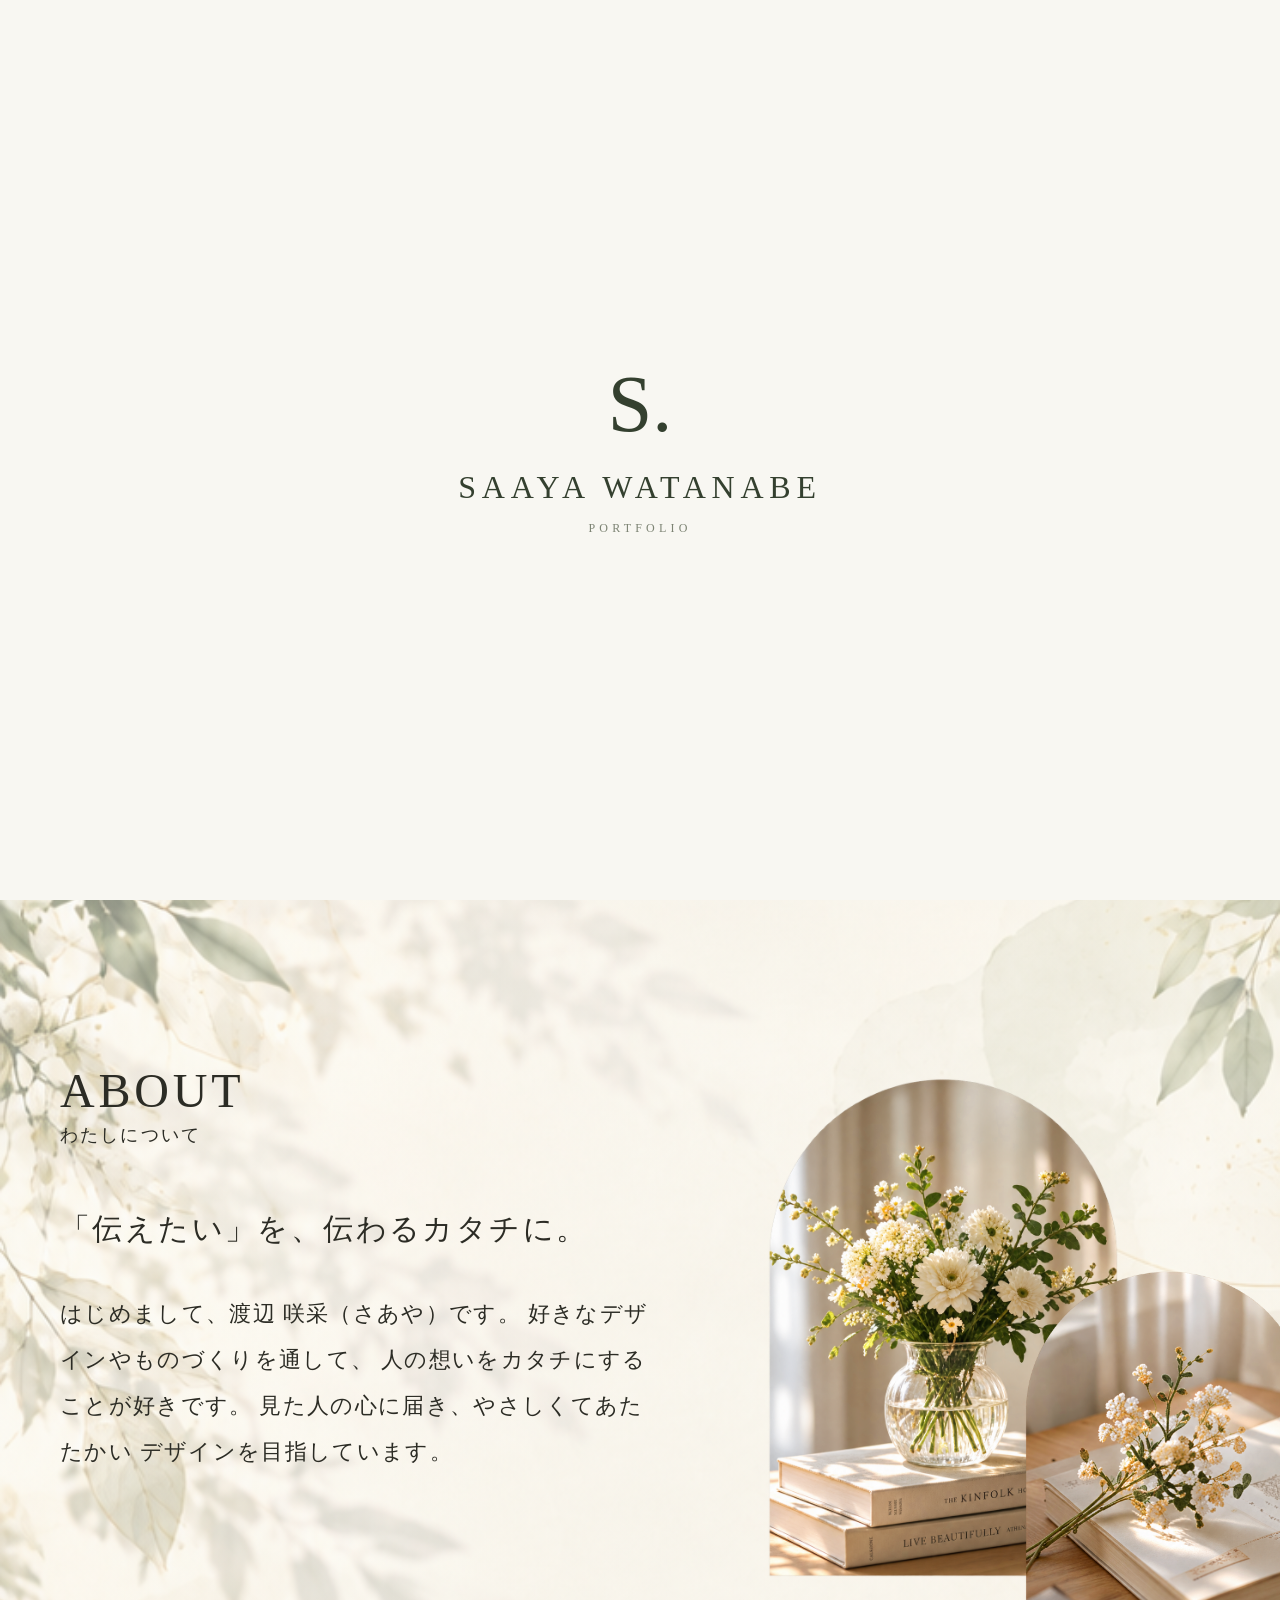
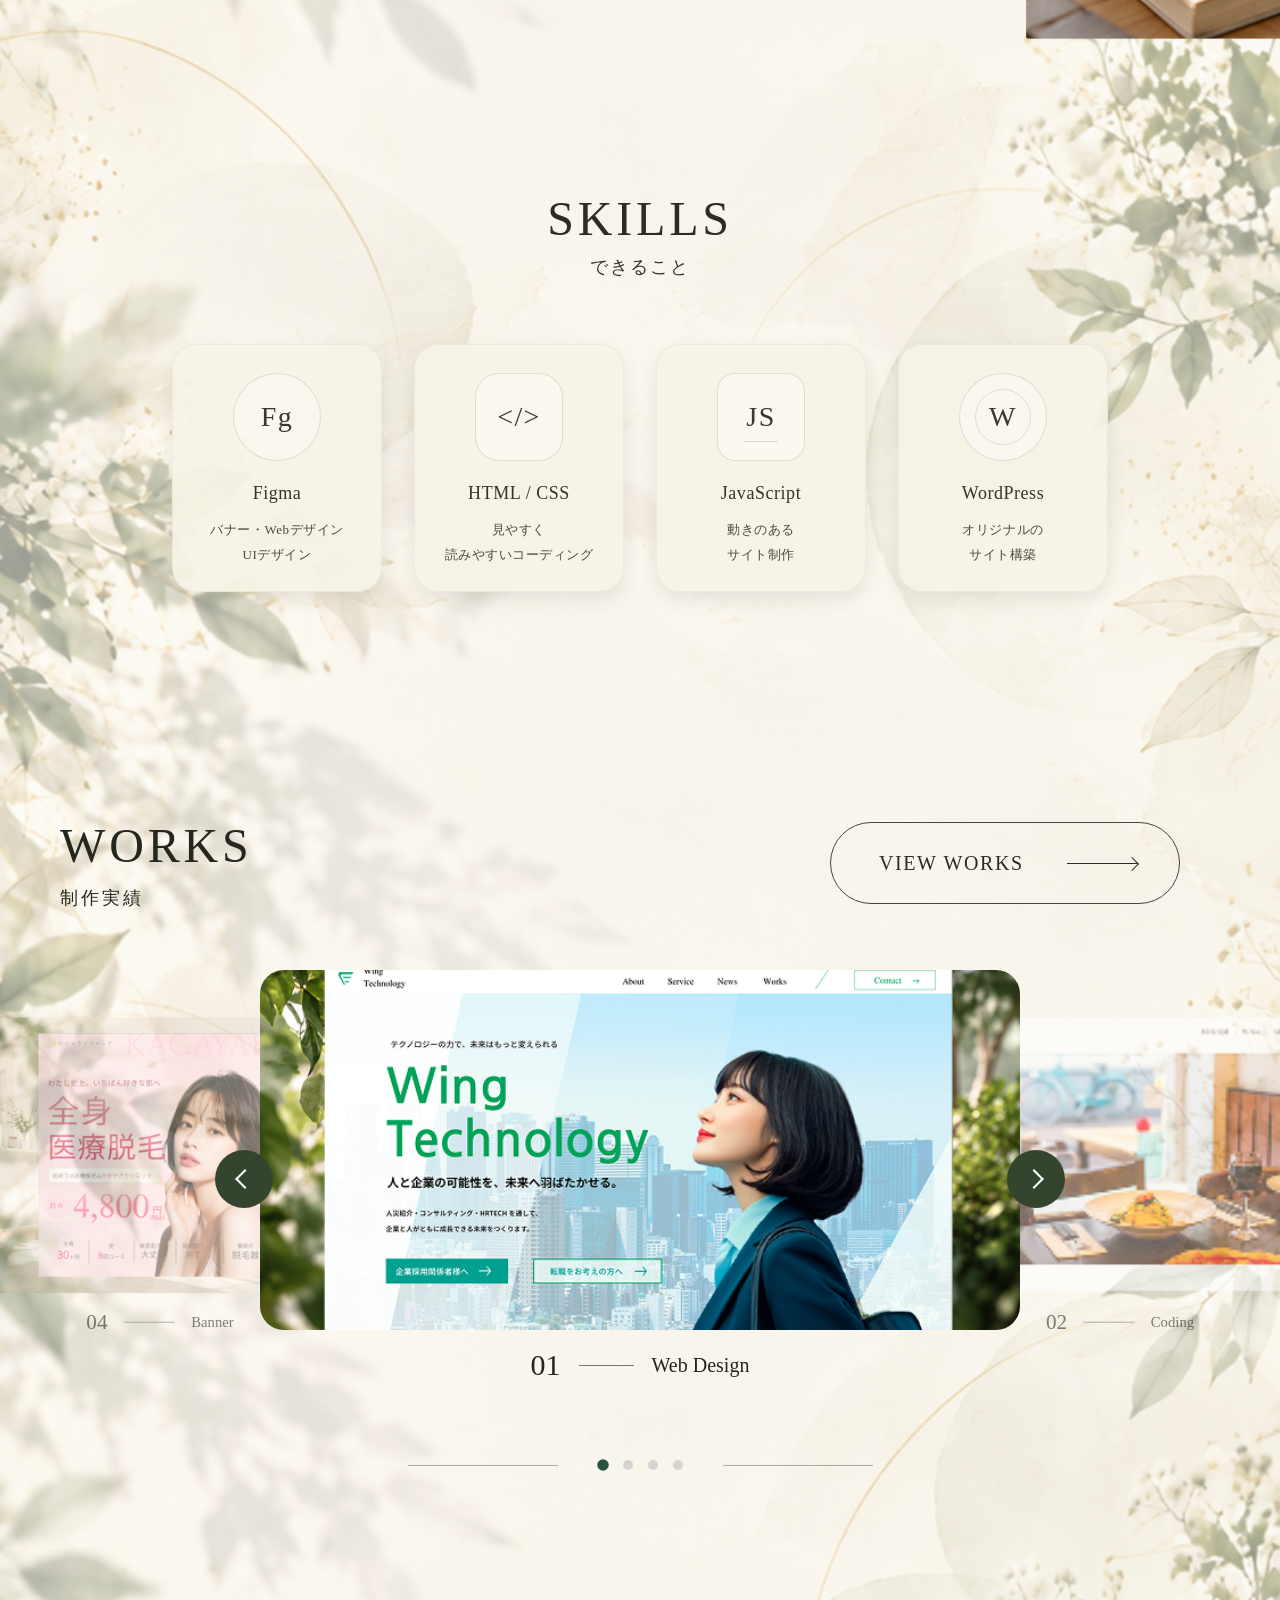
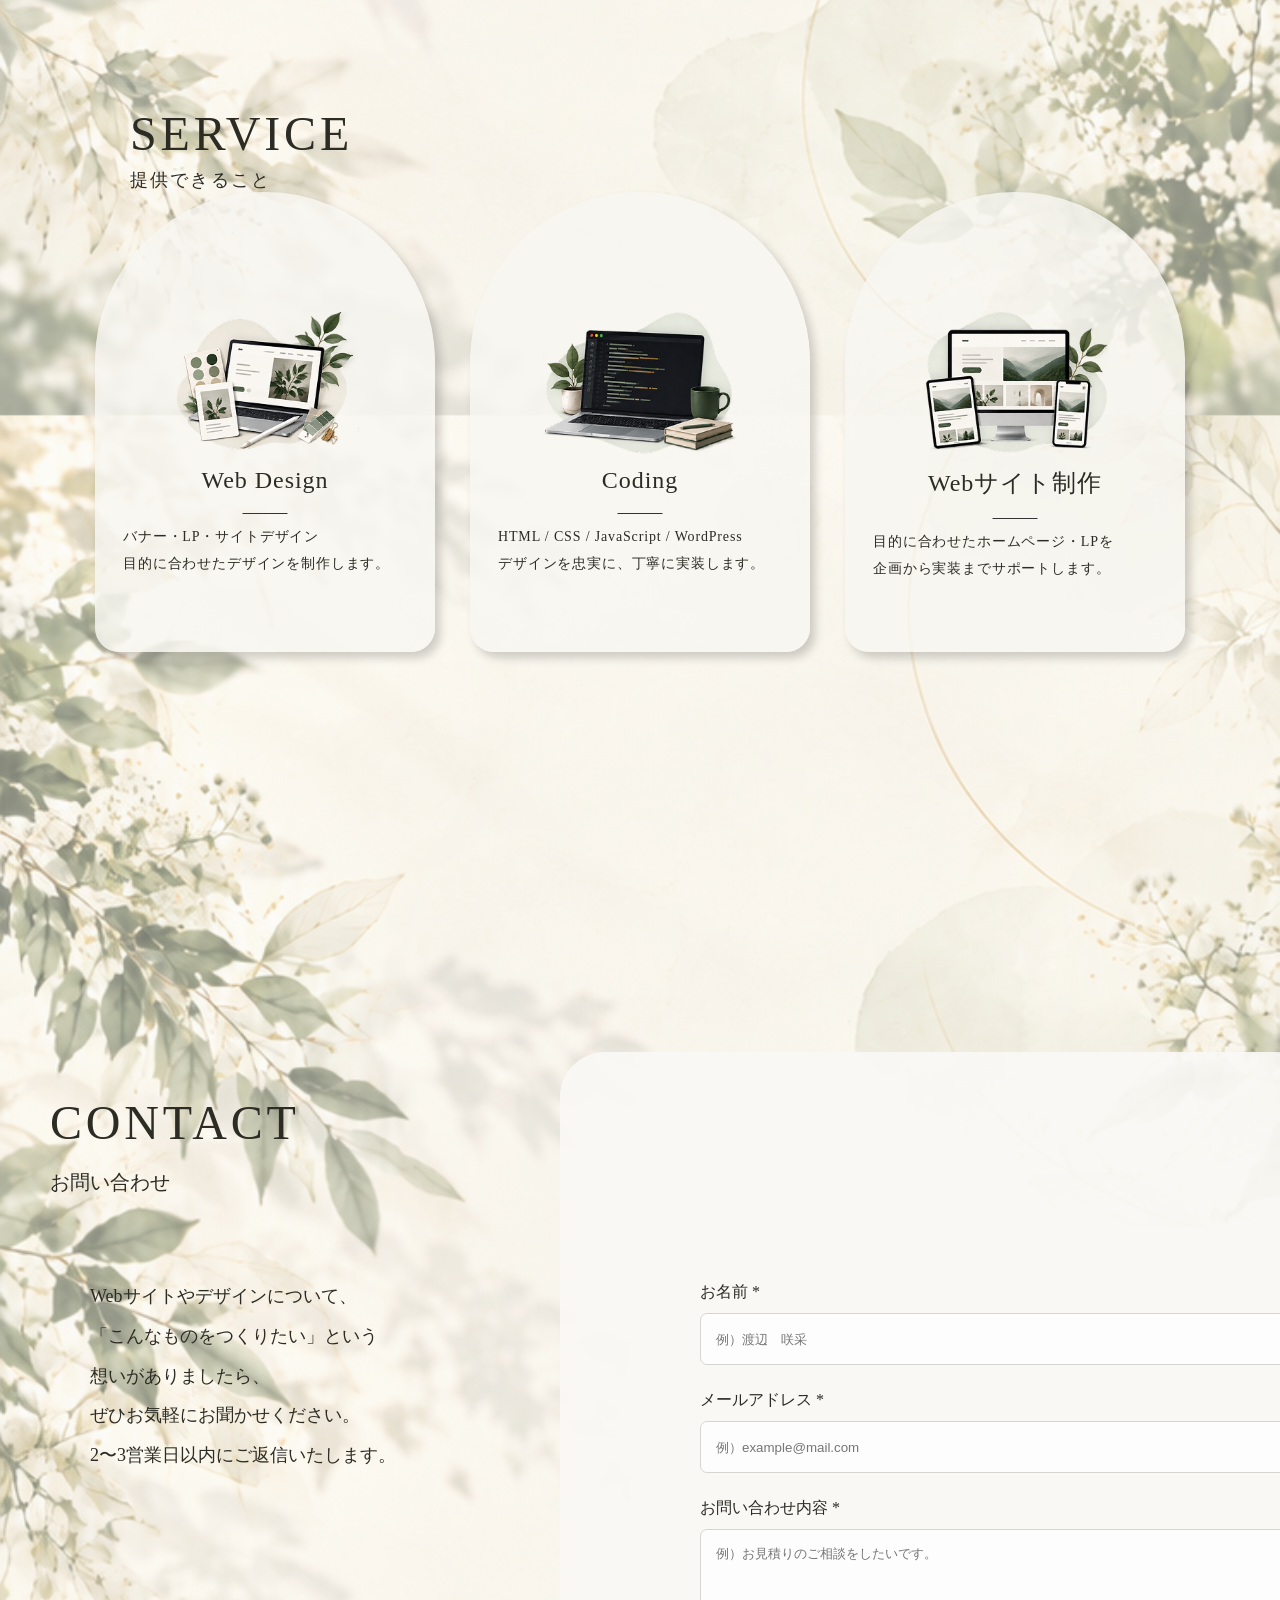
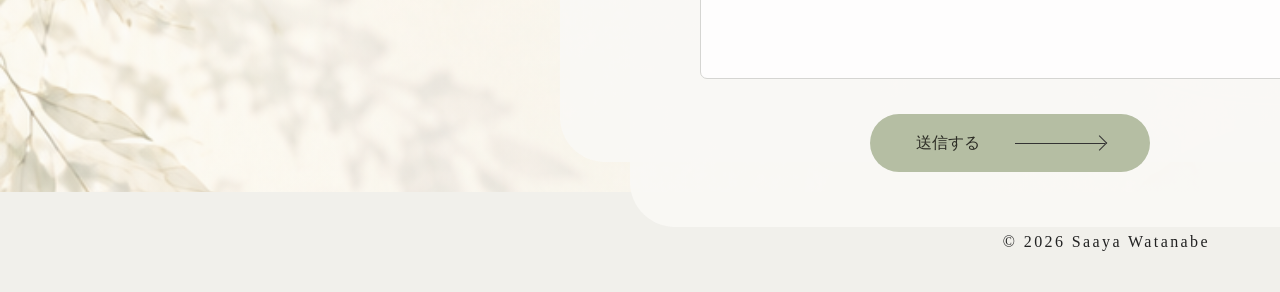
<file: index.html>
<!DOCTYPE html>
<html lang="ja">
<head>
  <meta charset="UTF-8">
  <meta name="viewport" content="width=device-width, initial-scale=1.0">

  <meta name="description" content="Webデザイン・コーディングを中心に制作した、Saaya Watanabeのポートフォリオサイトです。">

  <link rel="icon" type="image/png" href="./images/top/top.png">

  <title>Saaya Watanabe Portfolio</title>

  <link rel="stylesheet" href="style.css">
</head>

<body>

  <!-- OPENING -->
<div class="opening" id="opening">
  <div class="opening__inner">
    <p class="opening__logo">S.</p>
    <p class="opening__name">SAAYA WATANABE</p>
    <p class="opening__portfolio">PORTFOLIO</p>
  </div>
</div>


  <!-- ======================
       HEADER
  ======================= -->
  <header class="header">

    <a href="index.html" class="header-logo">S.</a>

    <!-- ハンバーガーボタン -->
<button class="menu-btn" type="button" aria-label="メニューを開く">
  <span></span>
  <span></span>
  <span></span>
</button>

  </header>

  <!-- ハンバーガーメニュー -->
<div class="menu-overlay">


  <button class="menu-close" type="button" aria-label="メニューを閉じる">
    <span></span>
    <span></span>
  </button>


  <nav class="menu-nav">
    <a href="#about">ABOUT</a>
    <a href="works.html">WORKS</a>
    <a href="#service">SERVICE</a>
    <a href="#contact">CONTACT</a>
  </nav>

</div>


  <main>

    <!-- ======================
         FIRST VIEW
    ======================= -->
    <section class="fv">

      <div class="fv-inner">

        <div class="fv-text">

          <p class="fv-catch">
            好きなもので、<br>
            やさしい未来をつくりたい。
          </p>

          <h1 class="fv-name">
            SAAYA<br>
            WATANABE
          </h1>

          <p class="fv-description">
            想いを、カタチに。<br>
            伝わるデザインで、ひとの心を動かす。
          </p>

          <a href="works.html" class="more-btn">
  <span class="btn-text">VIEW WORKS</span>
  <span class="btn-arrow"></span>
</a>
        </div>


        <div class="fv-image">
          <img
            src="images/top/migi.png"
            alt="パソコンと花のあるデスク"
          >
        </div>
      </div>

    </section>



    <!-- ======================
         ABOUT
    ======================= -->
    <!-- ======================
     ABOUT
======================= -->
<section class="about" id="about">

  <div class="about-inner">

    <!-- 左側テキスト -->
    <div class="about-text-area">

      <div class="section-title">
        <h2>ABOUT</h2>
        <p>わたしについて</p>
      </div>

      <h3 class="about-copy">
       「伝えたい」を、伝わるカタチに。
      </h3>

      <p class="about-description">
         はじめまして、渡辺 咲采（さあや）です。
         好きなデザインやものづくりを通して、
         人の想いをカタチにすることが好きです。
         見た人の心に届き、やさしくてあたたかい
         デザインを目指しています。
       
    </p>
</div>


    <!-- 右側画像 -->
    <div class="about-visual">

      <div class="about-main-photo">
        <img src="./images/top/hana.png" alt="花瓶のお花">
      </div>

      <div class="about-sub-photo">
        <img src="./images/top/ab.png" alt="本の上のお花">
      </div>

    </div>

  </div>

</section>

<!-- ======================
     SKILL
======================= -->
<section class="skill" id="skill">


 <div class="skill-heading">

  <div class="section-title">
    <h2>SKILLS</h2>
    <p>できること</p>
  </div>

</div>


<div class="skill-list">

  <div class="skill-card">
    <div class="skill-figure figma-figure">
      <span>Fg</span>
    </div>
    <h3>Figma</h3>
    <p>バナー・Webデザイン<br>UIデザイン</p>
  </div>

  <div class="skill-card">
    <div class="skill-figure html-figure">
      <span>&lt;/&gt;</span>
    </div>
    <h3>HTML / CSS</h3>
    <p>見やすく<br>読みやすいコーディング</p>
  </div>

  <div class="skill-card">
    <div class="skill-figure js-figure">
      <span>JS</span>
    </div>
    <h3>JavaScript</h3>
    <p>動きのある<br>サイト制作</p>
  </div>

  <div class="skill-card">
    <div class="skill-figure wp-figure">
      <span>W</span>
    </div>
    <h3>WordPress</h3>
    <p>オリジナルの<br>サイト構築</p>
  </div>

</div>



  </div>

</section>

<!-- =========================
     WORKS
========================= -->
<section class="pf-works" id="works">

  <!-- タイトル -->
  <div class="pf-works-heading">
    <h2>WORKS</h2>
    <p>制作実績</p>
  </div>

  <!-- スライダー -->
  <div class="works-showcase">

    <!-- 作品 -->
    <div class="works-showcase-stage">

      <!-- 01 -->
     <div class="works-showcase-item">
        <img
          src="images/top/Group 55.png"
          alt="Web Design"
        >

        <div class="works-showcase-info">
          <span class="works-showcase-number">01</span>
          <span class="works-showcase-line"></span>
          <span class="works-showcase-name">Web Design</span>
        </div>
      </div>


      <!-- 02 -->
      <div class="works-showcase-item">
        <img
          src="images/top/カフェ.png"
          alt="Coding"
        >

        <div class="works-showcase-info">
          <span class="works-showcase-number">02</span>
          <span class="works-showcase-line"></span>
          <span class="works-showcase-name">Coding</span>
        </div>
      </div>


      <!-- 03 -->
      <div class="works-showcase-item">
        <img
          src="images/top/froo.png"
          alt="Coding"
        >

        <div class="works-showcase-info">
          <span class="works-showcase-number">03</span>
          <span class="works-showcase-line"></span>
          <span class="works-showcase-name">Coding</span>
        </div>
      </div>


      <!-- 04 -->
       <div class="works-showcase-item">
        <img
          src="images/top/Component 7.png"
          alt="Banner"
        >

        <div class="works-showcase-info">
          <span class="works-showcase-number">04</span>
          <span class="works-showcase-line"></span>
          <span class="works-showcase-name">Banner</span>
        </div>
      </div>

    </div>


    <!-- 左矢印 -->
    <button
      class="works-nav works-nav-prev"
      type="button"
      aria-label="前の作品"
    ></button>


    <!-- 右矢印 -->
    <button
      class="works-nav works-nav-next"
      type="button"
      aria-label="次の作品"
    ></button>

  </div>


  <!-- ドット＋左右ライン -->
  <div class="pf-dots">
    <button class="pf-dot is-active" type="button"></button>
    <button class="pf-dot" type="button"></button>
    <button class="pf-dot" type="button"></button>
    <button class="pf-dot" type="button"></button>
  </div>


  <!-- VIEW WORKS -->
  <a href="works.html" class="pf-view-btn">
    <span>VIEW WORKS</span>
    <span class="pf-view-arrow"></span>
  </a>

</section>
    
<!-- ======================
     SERVICE
======================= -->
<section class="service" id="service">

  <div class="service-inner">

    <div class="service-heading">
      <div class="section-title">
        <h2>SERVICE</h2>
        <p>提供できること</p>
      </div>
    </div>


    <div class="service-list">

      <!-- 01 Web Design -->
      <div class="service-item">

        <div class="service-image">
          <img src="images/top/pc.png" alt="Web Design">
        </div>

        <h3>Web Design</h3>

        <p>
          バナー・LP・サイトデザイン<br>
          目的に合わせたデザインを制作します。
        </p>

      </div>


      <!-- 02 Coding -->
      <div class="service-item">

        <div class="service-image">
          <img src="images/top/cpc.png" alt="Coding">
        </div>

        <h3>Coding</h3>

        <p>
          HTML / CSS / JavaScript / WordPress<br>
          デザインを忠実に、丁寧に実装します。
        </p>

      </div>


      <!-- 03 Webサイト制作 -->
      <div class="service-item">

        <div class="service-image">
          <img src="images/top/sm.png" alt="Webサイト制作">
        </div>

        <h3>Webサイト制作</h3>

        <p>
          目的に合わせたホームページ・LPを<br>
          企画から実装までサポートします。
        </p>

      </div>

    </div>

  </div>

</section>

<section class="contact" id="contact">

  <div class="contact-inner">

    <!-- 左側 -->
    <div class="contact-left">

      <div class="contact-heading">

        <div class="contact-title-row">
          <h2>CONTACT</h2>
        </div>

        <p class="contact-subtitle">
          お問い合わせ
        </p>

      </div>

      <p class="contact-description">
        Webサイトやデザインについて、<br>
        「こんなものをつくりたい」という<br>
        想いがありましたら、<br>
        ぜひお気軽にお聞かせください。<br>
        2〜3営業日以内にご返信いたします。
      </p>

    </div>
    <!-- ↑ contact-leftをここで閉じる！ -->


    <!-- 右側フォーム -->
    <div class="contact-form-area">

     
<div class="contact-form-area">

  <form
    class="contact-form"
    action="https://formspree.io/f/maeeywzv"
    method="POST"
  >
  
  <input type="hidden" name="_subject" value="ポートフォリオからのお問い合わせ">

        <div class="form-group">
          <label for="name">
            お名前 <span>*</span>
          </label>

          <input
            type="text"
            id="name"
            name="name"
            placeholder="例）渡辺　咲采"
            required
          >
        </div>


        <div class="form-group">
          <label for="email">
            メールアドレス <span>*</span>
          </label>

          <input
            type="email"
            id="email"
            name="email"
            placeholder="例）example@mail.com"
            required
          >
        </div>


        <div class="form-group">
          <label for="message">
            お問い合わせ内容 <span>*</span>
          </label>

          <textarea
            id="message"
            name="message"
            placeholder="例）お見積りのご相談をしたいです。"
            required
          ></textarea>
        </div>


        <button type="submit" class="contact-submit">
          <span>送信する</span>
          <span class="contact-submit-line"></span>
          <span class="contact-submit-arrow">→</span>
        </button>

      </form>

    </div>

  </div>

</section>



    
  </main>

  <footer class="footer">
  <p class="footer-copy">© 2026 Saaya Watanabe</p>
</footer>
  
  
  <script>
  const menuBtn = document.querySelector(".menu-btn");
  const menuOverlay = document.querySelector(".menu-overlay");
  const menuClose = document.querySelector(".menu-close");
  const menuLinks = document.querySelectorAll(".menu-nav a");

  // ハンバーガーを押したら開く
  menuBtn.addEventListener("click", (e) => {
    e.stopPropagation();

    menuBtn.classList.add("is-open");
    menuOverlay.classList.add("is-open");
  });

  // ×を押したら閉じる
  menuClose.addEventListener("click", (e) => {
    e.stopPropagation();

    menuBtn.classList.remove("is-open");
    menuOverlay.classList.remove("is-open");
  });

  // ABOUTなどを押したら閉じる
  menuLinks.forEach((link) => {
    link.addEventListener("click", () => {
      menuBtn.classList.remove("is-open");
      menuOverlay.classList.remove("is-open");
    });
  });

  // メニューの中を押したときは閉じない
  menuOverlay.addEventListener("click", (e) => {
    e.stopPropagation();
  });

  // メニュー以外を押したら閉じる
  document.addEventListener("click", () => {
    menuBtn.classList.remove("is-open");
    menuOverlay.classList.remove("is-open");
  });
</script>


<script>
document.addEventListener("DOMContentLoaded", function () {

  const items = document.querySelectorAll(".works-showcase-item");
  const prevBtn = document.querySelector(".works-nav-prev");
  const nextBtn = document.querySelector(".works-nav-next");
  const dots = document.querySelectorAll(".pf-dot");

  let current = 0;


  function updateSlider() {

    const total = items.length;

    const prev =
      (current - 1 + total) % total;

    const next =
      (current + 1) % total;


    items.forEach(function(item) {

      item.classList.remove(
        "is-active",
        "is-prev",
        "is-next"
      );

    });


    items[current].classList.add("is-active");

    items[prev].classList.add("is-prev");

    items[next].classList.add("is-next");


    dots.forEach(function(dot, index) {

      dot.classList.toggle(
        "is-active",
        index === current
      );

    });

  }


  nextBtn.addEventListener("click", function () {

    current =
      (current + 1) % items.length;

    updateSlider();

  });


  prevBtn.addEventListener("click", function () {

    current =
      (current - 1 + items.length)
      % items.length;

    updateSlider();

  });


  dots.forEach(function(dot, index) {

    dot.addEventListener("click", function () {

      current = index;

      updateSlider();

    });

  });


  updateSlider();

});
  </script>

    <!-- ここまでページのHTML -->


  <script>
document.addEventListener("DOMContentLoaded", () => {

  const opening = document.getElementById("opening");
  const fv = document.querySelector(".fv");

  if (!opening) return;

  // このタブでオープニングを見たか確認
  const hasSeenOpening = sessionStorage.getItem("hasSeenOpening");

  // すでに見ていたらオープニングを出さない
  if (hasSeenOpening) {
    opening.style.display = "none";

    if (fv) {
      fv.classList.add("is-show");
    }

    return;
  }

  // 初回だけオープニング
  setTimeout(() => {
    opening.classList.add("is-finished");
  }, 3200);

  setTimeout(() => {
    if (fv) {
      fv.classList.add("is-show");
    }
  }, 3600);

  setTimeout(() => {
    opening.style.display = "none";

    // 一度表示したことを保存
    sessionStorage.setItem("hasSeenOpening", "true");
  }, 4400);

});
</script>

</body>
</html>
</file>
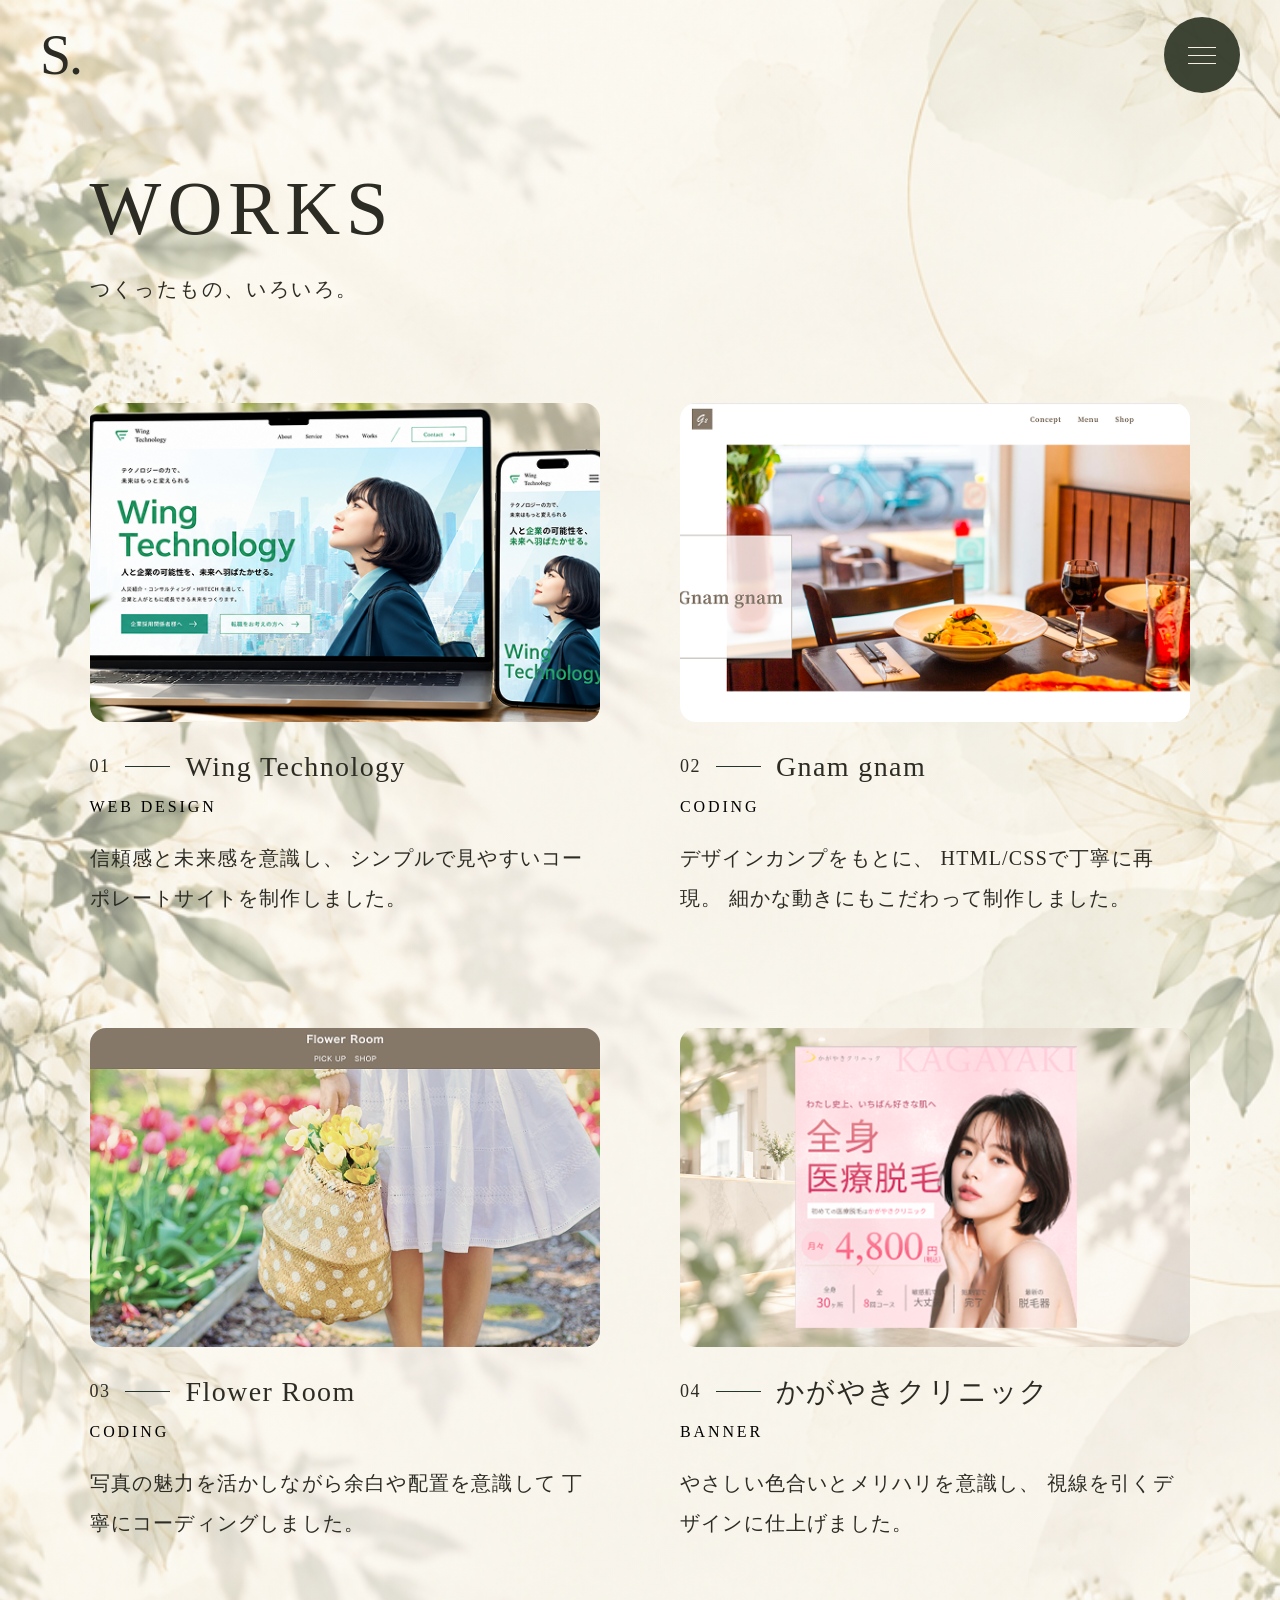
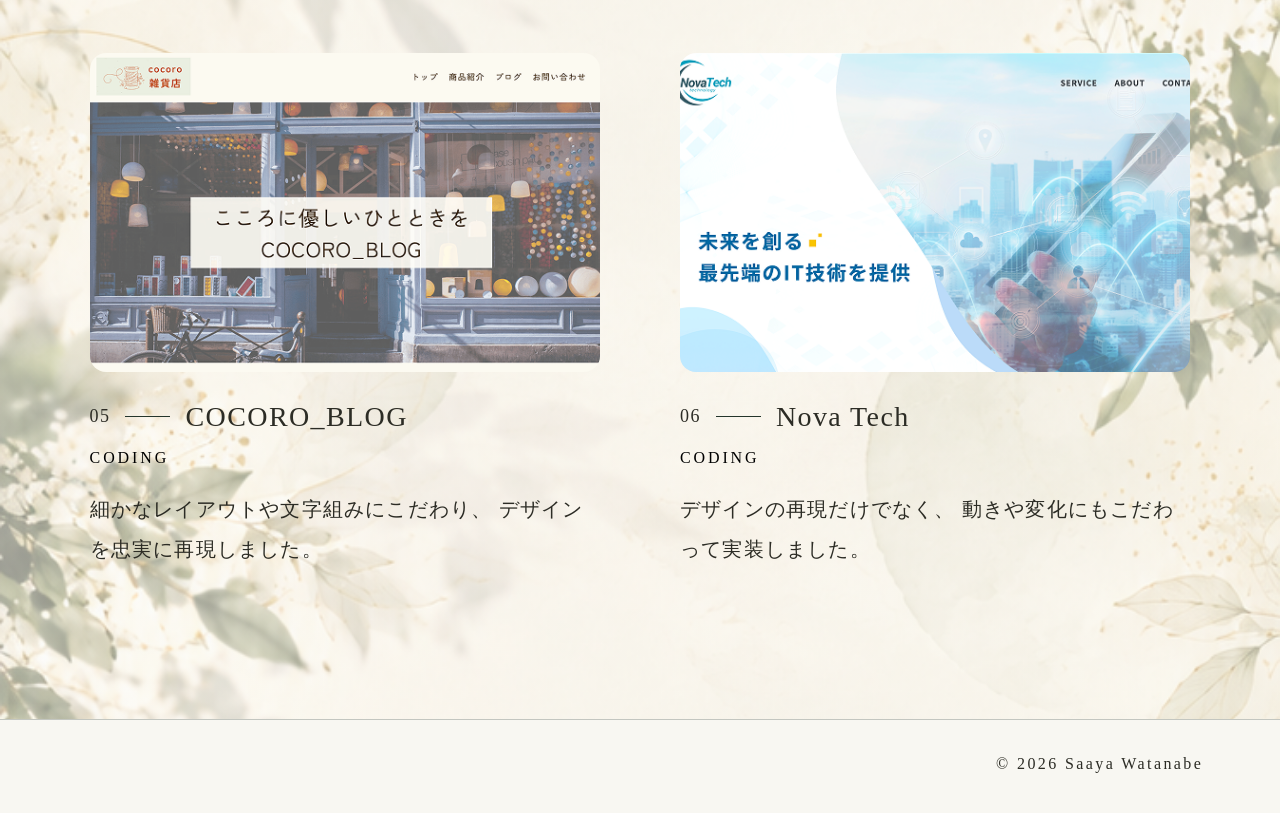
<file: works.html>
<!DOCTYPE html>
<html lang="ja">

<head>
  <meta charset="UTF-8">
  <meta name="viewport" content="width=device-width, initial-scale=1.0">

  <meta name="description" content="Webデザイン・コーディングを中心に制作した、Saaya Watanabeのポートフォリオサイトです。">

  <link rel="icon" type="image/png" href="./images/top/top.png">


  <title>WORKS | Saya Watanabe</title>

  <link rel="stylesheet" href="style.css">
  <link rel="stylesheet" href="works.css">
</head>


<body>

  <!-- HEADER -->
  <!-- ======================
     HEADER
======================= -->
<header class="header">

  <a href="index.html" class="header-logo">
    S.
  </a>

  <button class="menu-btn" type="button" aria-label="メニューを開く">
    <span></span>
    <span></span>
    <span></span>
  </button>

</header>


<!-- ======================
     MENU
======================= -->
<div class="menu-overlay">

  <button class="menu-close" type="button" aria-label="メニューを閉じる">
    <span></span>
    <span></span>
  </button>

  <nav class="menu-nav">

    <a href="index.html#about">ABOUT</a>

    <a href="works.html">WORKS</a>

    <a href="index.html#service">SERVICE</a>

    <a href="index.html#contact">CONTACT</a>

  </nav>

</div>



  <main>

    <!-- WORKS -->
    <section class="works-page">

      <!-- タイトル -->
      <div class="works-page__heading">

        <h1 class="works-page__title">
          WORKS
        </h1>

        <p class="works-page__lead">
          つくったもの、いろいろ。
        </p>

      </div>


      <!-- 作品一覧 -->
      <div class="works-page__list">


        <!-- 01 Wing Technology -->
        <article class="works-page__item">

          <a href="works-wing.html" class="works-page__link works-page__link--no-hover">


            <img
              src="images/1.png"
              alt="Wing Technology"
              class="works-page__image"
            >

          </a>

          <div class="works-page__info">

            <div class="works-page__name">

              <span class="works-page__number">
                01
              </span>

              <span class="works-page__line"></span>

              <h2>
                Wing Technology
              </h2>

            </div>

            <p class="works-page__category">
              WEB DESIGN
            </p>

            <p class="works-page__text">
              信頼感と未来感を意識し、
              シンプルで見やすいコーポレートサイトを制作しました。
            </p>

          </div>

        </article>



        <!-- 02 Gnam gnam -->
        <article class="works-page__item">

          <a href="GnamGnam_starter/index.html" class="works-page__link">

            <img
              src="images/2.png"
              alt="Gnam gnam"
              class="works-page__image"
            >

          </a>

          <div class="works-page__info">

            <div class="works-page__name">

              <span class="works-page__number">
                02
              </span>

              <span class="works-page__line"></span>

              <h2>
                Gnam gnam
              </h2>

            </div>

            <p class="works-page__category">
              CODING
            </p>

            <p class="works-page__text">
              デザインカンプをもとに、
              HTML/CSSで丁寧に再現。
              細かな動きにもこだわって制作しました。
            </p>

          </div>

        </article>



        <!-- 03 Flower Room -->
<article class="works-page__item">

  <a
    href="./FlowerRoom_source/index.html"
    class="works-page__link"
  >
    <img
      src="images/3.png"
      alt="Flower Room"
      class="works-page__image"
    >
  </a>

  <div class="works-page__info">

    <div class="works-page__name">
      <span class="works-page__number">03</span>
      <span class="works-page__line"></span>
      <h2>Flower Room</h2>
    </div>

    <p class="works-page__category">
      CODING
    </p>

    <p class="works-page__text">
      写真の魅力を活かしながら余白や配置を意識して
      丁寧にコーディングしました。
    </p>

  </div>

</article>



        <!-- 04 かがやきクリニック -->
        <article class="works-page__item">

          <a href="works-kagayaki.html" class="works-page__link works-page__link--no-hover">
        

            <img
              src="images/4.png"
              alt="かがやきクリニック"
              class="works-page__image"
            >

          </a>

          <div class="works-page__info">

            <div class="works-page__name">

              <span class="works-page__number">
                04
              </span>

              <span class="works-page__line"></span>

              <h2>
                かがやきクリニック
              </h2>

            </div>

            <p class="works-page__category">
              BANNER
            </p>

            <p class="works-page__text">
              やさしい色合いとメリハリを意識し、
              視線を引くデザインに仕上げました。
            </p>

          </div>

        </article>



        <!-- 05 COCORO_BLOG -->
        <article class="works-page__item">

          <a href="cocoro_source/index.html" class="works-page__link">

            <img
              src="images/6.png"
              alt="COCORO_BLOG"
              class="works-page__image"
            >

          </a>

          <div class="works-page__info">

            <div class="works-page__name">

              <span class="works-page__number">
                05
              </span>

              <span class="works-page__line"></span>

              <h2>
                COCORO_BLOG
              </h2>

            </div>

            <p class="works-page__category">
              CODING
            </p>

            <p class="works-page__text">
              細かなレイアウトや文字組みにこだわり、
              デザインを忠実に再現しました。
            </p>

          </div>

        </article>



        <!-- 06 Nova Tech -->
        <article class="works-page__item">

          <a href="novatech_sourse/index.html" class="works-page__link">

            <img
              src="images/5.png"
              alt="Nova Tech"
              class="works-page__image"
            >

          </a>

          <div class="works-page__info">

            <div class="works-page__name">

              <span class="works-page__number">
                06
              </span>

              <span class="works-page__line"></span>

              <h2>
                Nova Tech
              </h2>

            </div>

            <p class="works-page__category">
              CODING
            </p>

            <p class="works-page__text">
              デザインの再現だけでなく、
              動きや変化にもこだわって実装しました。
            </p>

          </div>

        </article>


      </div>

    </section>

  </main>


  <!-- FOOTER -->
  <footer class="works-footer">

    <p>
      © 2026 Saaya Watanabe
    </p>

  </footer>
  <script>
  const menuBtn = document.querySelector(".menu-btn");
  const menuOverlay = document.querySelector(".menu-overlay");
  const menuClose = document.querySelector(".menu-close");
  const menuLinks = document.querySelectorAll(".menu-nav a");

  function closeMenu() {
    menuBtn.classList.remove("is-open");
    menuOverlay.classList.remove("is-open");
  }

  menuBtn.addEventListener("click", (e) => {
    e.stopPropagation();

    menuBtn.classList.add("is-open");
    menuOverlay.classList.add("is-open");
  });

  menuClose.addEventListener("click", (e) => {
    e.stopPropagation();
    closeMenu();
  });

  menuLinks.forEach((link) => {
    link.addEventListener("click", closeMenu);
  });

  menuOverlay.addEventListener("click", (e) => {
    e.stopPropagation();
  });

  document.addEventListener("click", closeMenu);
</script>




</body>

</html>
</file>
<file: style.css>
/* =========================
   BASE
========================= */

* {
  box-sizing: border-box;
}

html {
  scroll-behavior: smooth;
}

html,
body {
  width: 100%;
  overflow-x: hidden;
}

body {
  margin: 0;

  color: #2c2c25;

  font-family:
    "Times New Roman",
    "Yu Mincho",
    "Hiragino Mincho ProN",
    serif;

  /* 背景画像を少し薄くする */
  background-image:
    linear-gradient(
      rgba(248, 247, 242, 0.35),
      rgba(248, 247, 242, 0.35)
    ),
    url("./images/top/zen..png");

  background-size: 100% auto;
  background-position: top center;
  background-repeat: repeat-y;
}

img {
  width: 100%;
  display: block;
}


a {
  color: inherit;
  text-decoration: none;
}

button {
  font: inherit;
  color: inherit;
  border: none;
  background: none;
  cursor: pointer;
}


/* =========================
   HEADER
========================= */

.header {
  width: 100%;
  height: 110px;

  display: flex;
  align-items: center;

  padding: 0 72px;

  position: absolute;
  top: 0;
  left: 0;

  z-index: 20;
}

.header-logo {
  font-size: 52px;
  line-height: 1;
  letter-spacing: -0.04em;
}

.header-nav {
  display: flex;
  align-items: center;
  gap: 48px;

  margin-left: 105px;
}

.header-nav a {
  font-size: 12px;
  letter-spacing: 0.18em;
  transition: opacity 0.3s ease;
}

.header-nav a:hover {
  opacity: 0.55;
}


/* =========================
   MENU BUTTON
========================= */

.menu-btn {
  width: 76px;
  height: 76px;

  border-radius: 50%;

  background: rgba(52, 59, 43, 0.95);

  display: flex;
  flex-direction: column;
  align-items: center;
  justify-content: center;

  gap: 7px;

  margin-left: auto;
  cursor: pointer;
  position: relative;
  z-index: 30;
}

.menu-btn span {
  display: block;

  width: 28px;
  height: 1px;

  background: #f5f0e4;

  transition: 0.3s ease;
}

.menu-btn.is-open span:nth-child(1) {
  transform: translateY(8px) rotate(45deg);
}

.menu-btn.is-open span:nth-child(2) {
  opacity: 0;
}

.menu-btn.is-open span:nth-child(3) {
  transform: translateY(-8px) rotate(-45deg);
}

.menu-btn:focus {
  outline: none;
}

.menu-btn:focus-visible {
  outline: 2px solid #8f967d;
  outline-offset: 3px;
}


/* =========================
   VIEW WORKS ボタン
========================= */
.btn-text {
  font-size: 20px;
  white-space: nowrap;
}


.more-btn {
  width: 350px;
  height: 82px;

  padding: 0 42px 0 48px;

  border: 1px solid #43443c;
  border-radius: 999px;

  display: flex;
  align-items: center;
  justify-content: space-between;

  font-size: 20px;
  letter-spacing: 0.08em;
}

/* マウスを乗せた時 */
.more-btn:hover {
  background-color: #3f4937;
  color: #f8f4e9;
  border-color: #3f4937;
}

/* 長い矢印 */

.btn-arrow {
  position: relative;

  width: 70px;
  height: 1px;

  background-color: #2c2c25;

  flex-shrink: 0;
}

.btn-arrow::after {
  content: "";

  position: absolute;

  right: 0;
  top: -4px;

  width: 9px;
  height: 9px;

  border-top: 1px solid #2c2c25;
  border-right: 1px solid #2c2c25;

  transform: rotate(45deg);
}

/* 矢印も白にする */
.more-btn:hover .btn-arrow {
  background-color: #f8f4e9;
}

.more-btn:hover .btn-arrow::after {
  border-color: #f8f4e9;
}


/* 実際にクリックしている瞬間 */
.more-btn:active {
  background-color: #2f3829;
  transform: scale(0.98);
}




/* =========================
   FIRST VIEW
========================= */

.fv {
  width: 100%;
  min-height: 900px;

  position: relative;

  background-size: cover;
  background-position: center;
  background-repeat: no-repeat;

  overflow: hidden;
}

.fv-inner {
  width: 100%;
  min-height: 900px;

  position: relative;

  max-width: 1440px;
  margin: 0 auto;
}


/* =========================
   FIRST VIEW TEXT
========================= */

.fv-text {
  position: absolute;

  top: 180px;
  left: 120px;

  z-index: 5;
}

.fv-catch {
  margin: 0 0 28px;

  font-size: 30px;
  line-height: 1.8;
  letter-spacing: 0.08em;
}

.fv-name {
  margin: 0 0 26px;

  font-size: 76px;
  line-height: 0.90;
  letter-spacing: 0.11em;

  font-weight: 400;
}

.fv-description {
  margin: 0 0 34px;

  font-size: 30px;
  line-height: 1.9;
  letter-spacing: 0.08em;
}



/* =========================
   HERO IMAGE
========================= */

.fv-image {
  position: absolute;

  top: 30px;
  right: -20px;

  width: 700px;
  height: 840px;

  z-index: 2;
}

.fv-image img {
  display: block;

  width: 100%;
  height: 100%;

  object-fit: contain;
  object-position: top right;
}



/* =========================
   SCROLL
========================= */

.scroll {
  position: absolute;

  left: 650px;
  bottom: 95px;

  display: flex;
  align-items: center;

  gap: 18px;

  z-index: 5;
}

.scroll span {
  font-size: 11px;
  letter-spacing: 0.24em;
}

.scroll-line {
  width: 80px;
  height: 1px;

  background: #333;

  position: relative;
}

.scroll-line::after {
  content: "";

  position: absolute;

  top: -3px;
  right: 0;

  width: 7px;
  height: 7px;

  border-top: 1px solid #333;
  border-right: 1px solid #333;

  transform: rotate(45deg);
}

/* =========================
   OPEN MENU
========================= */

.menu-overlay {
  position: fixed;
  top: 0;
  right: 0;

  width: 100%;
  height: 100vh;

  background: #3f4937;

  z-index: 15;

  display: flex;
  align-items: center;
  justify-content: center;

  opacity: 0;
  visibility: hidden;

  transition: 0.4s ease;
}

.menu-overlay.is-open {
  opacity: 1;
  visibility: visible;
}


/* メニュー */

.menu-nav {
  display: flex;
  flex-direction: column;

  gap: 28px;

  text-align: center;
}

.menu-nav a {
  color: #f8f4e9;

  font-family: "Times New Roman", serif;

  font-size: 42px;
  letter-spacing: 0.12em;

  transition: opacity 0.3s;
}

.menu-nav a:hover {
  opacity: 0.5;
}


/* 下の名前 */

.menu-name {
  position: absolute;

  bottom: 45px;
  left: 60px;

  margin: 0;

  color: rgba(248, 244, 233, 0.65);

  font-size: 13px;
  letter-spacing: 0.18em;
}
.menu-btn {
  position: relative;
  z-index: 30;
}

.menu-btn span {
  transition: 0.3s ease;
}

.menu-btn.is-open span:first-child {
  transform: translateY(5.5px) rotate(45deg);
}

.menu-btn.is-open span:last-child {
  transform: translateY(-5.5px) rotate(-45deg);
}

/* =========================
   ABOUT
========================= */

/* ========================================
   ABOUT
======================================== */

.about {
  position: relative;
  padding: 120px 0 140px;
  background: transparent;
}

.about-inner {
  width: min(1250px, calc(100% - 120px));
  margin: 0 auto;

  display: grid;
  grid-template-columns: 52% 48%;
  align-items: center;
  gap: 30px;
}



/* 左側 */
.about-text-area {
  width: 100%;
}

.about-description {
  max-width: 650px;
  margin: 0;

  font-size: 18px;
  line-height: 2;
  letter-spacing: 0.05em;
}

.about {
  position: relative;
  padding: 120px 0 140px;
  background: transparent;
}

.about-inner {
  width: min(1250px, calc(100% - 120px));
  margin: 0 auto;

  display: grid;
  grid-template-columns: 52% 48%;
  align-items: center;
  gap: 30px;
}

.about-text-area {
  width: 100%;
}

.about-copy {
  margin: 55px 0 35px;
  font-size: 30px;
  line-height: 1.8;
  letter-spacing: 0.08em;
  font-weight: 400;
  white-space: nowrap;
}

.about-description {
  max-width: 650px;
  margin: 0;
  font-size: 18px;
  line-height: 2;
  letter-spacing: 0.05em;
}

.about-visual {
  position: relative;

  width: 560px;
  height: 540px;

  flex-shrink: 0;
}


/* 大きい写真 */
.about-main-photo {
  position: absolute;

  top: 0;
  left: 0;

  width: 500px;
  height: 600px;

  z-index: 1;
}

.about-main-photo img {
  width: 100%;
  height: 100%;
  object-fit: contain;
}


/* 小さい写真 */
.about-sub-photo {
  position: absolute;

  top: 225px;
  left: 300px;   /* ← ここを左に入れて、重なりを強くする */

  width: 350px;
  height: 420px;

  z-index: 2;
}

.about-sub-photo img {
  width: 100%;
  height: 100%;
  object-fit: contain;
}


.section-title h2 {
  margin: 0;

  font-family: "Times New Roman", serif;
  font-size: 48px;
  font-weight: 400;

  letter-spacing: 0.08em;
  line-height: 1;
}

.section-title p {
  margin: 8px 0 0;

  font-size: 18px;
  letter-spacing: 0.12em;
}

.about-text h3 {
  margin: 55px 0 32px;

  font-family: "Yu Mincho", "Hiragino Mincho ProN", serif;

  font-size: 30px;
  font-weight: 400;

  line-height: 1.8;
  letter-spacing: 0.12em;
}

.about-description {
  margin: 0 0 38px;

  font-size: 22px;
  line-height: 2.1;
  letter-spacing: 0.06em;
}


/* =========================
   ABOUT IMAGE AREA
========================= */

.about-images {
  position: relative;

  width: 520px;
  height: 550px;

  flex-shrink: 0;
}


/* 大きい窓型 */

.about-image-main {
  position: absolute;

  top: 0;
  left: 0;

  width: 315px;
  height: 420px;

  overflow: hidden;

  border-radius: 160px 160px 0 0;
}

.about-image-main img {
  width: 100%;
  height: 100%;

  object-fit: cover;
}


/* 右下の小さい写真 */

.about-image-sub {
  position: absolute;

  right: 20px;
  bottom: 25px;

  width: 220px;
  height: 280px;

  overflow: hidden;

  border-radius: 110px 110px 0 0;

  z-index: 2;
}

.about-image-sub img {
  width: 100%;
  height: 100%;

  object-fit: cover;
}

/* ========================================
   SKILL
======================================== */

.skill {
  position: relative;

  width: 100%;
  min-height: 564px;

  padding: 95px 0 110px;

  /* bodyの植物背景をそのまま見せる */
  background: transparent;
}


/* 中央幅 */

.skill-inner {
  width: min(1250px, calc(100% - 120px));
  margin: 0 auto;
}


/* ========================================
   TITLE
======================================== */
/* =========================
   SKILLS 見出し
========================= */

.skill-heading {
  text-align: left;
  margin-bottom: 65px;
}

.skill-heading .section-title h2 {
  margin: 0;

  font-family: "Times New Roman", serif;
  font-size: 48px;
  font-weight: 400;

  line-height: 1;
  letter-spacing: 0.08em;
}

.skill-heading .section-title p {
  margin: 12px 0 0;

  font-size: 18px;
  letter-spacing: 0.12em;

  color: #35342d;
}


/* ABOUTのキャッチコピーと同じ雰囲気 */


.skill-heading {
  text-align: center;
}

.skill-title-row {
  display: flex;
  align-items: center;
  justify-content: center;

  gap: 24px;
}

.skill-title-row h2 {
  margin: 0;

  font-family: "Times New Roman", serif;

  font-size: 30px;
  font-weight: 400;

  letter-spacing: 0.12em;
}


/* SKILLS横の線 */

.skill-title-line {
  display: block;

  width: 75px;
  height: 1px;

  background-color: #34352f;
}


.skill-lead {
  margin: 35px 0 0;

  font-size: 17px;
  letter-spacing: 0.12em;

  line-height: 1.8;
}


/* ========================================
   CARD LIST
======================================== */

.skill-list {
  margin-top: 60px;

  display: flex;
  justify-content: center;
  align-items: stretch;
  gap: 32px;
}

.skill-card {
  width: 210px;
  min-height: 220px;

  padding: 28px 22px 24px;

  background: rgba(247, 243, 231, 0.92);
  border: 1px solid rgba(120, 110, 85, 0.08);
  border-radius: 24px;

  box-shadow: 0 8px 18px rgba(72, 65, 50, 0.10);

  display: flex;
  flex-direction: column;
  align-items: center;
  text-align: center;

}

.skill-figure {
  width: 88px;
  height: 88px;

  margin-bottom: 22px;

  border: 1px solid rgba(90, 82, 63, 0.16);
  border-radius: 50%;

  background: rgba(255, 255, 255, 0.35);

  display: flex;
  align-items: center;
  justify-content: center;

  position: relative;
}

.skill-figure span {
  font-family: "Times New Roman", serif;
  font-size: 28px;
  color: #3a392f;
  letter-spacing: 0.05em;
}


/* Figma */
.figma-figure {
  width: 88px;
  height: 88px;

  border: 1px solid rgba(90, 82, 63, 0.16);
  border-radius: 50%;

  background: rgba(255, 255, 255, 0.3);

  display: flex;
  align-items: center;
  justify-content: center;
}

.figma-figure span {
  font-size: 28px;
  color: #3a392f;
}


/* HTML/CSS */
.html-figure {
  border-radius: 24px;
}

/* JS */
.js-figure {
  border-radius: 18px;
}

.js-figure::after {
  content: "";
  position: absolute;
  width: 34px;
  height: 1px;
  bottom: 18px;
  background: rgba(90, 82, 63, 0.20);
}

/* WordPress */
.wp-figure::before {
  content: "";
  position: absolute;
  width: 54px;
  height: 54px;
  border: 1px solid rgba(90, 82, 63, 0.16);
  border-radius: 50%;
}

.skill-card h3 {
  margin: 0 0 14px;

  font-family: "Times New Roman", serif;
  font-size: 18px;
  font-weight: 400;
  color: #34342d;
  letter-spacing: 0.03em;
}

.skill-card p {
  margin: 0;

  font-size: 13px;
  line-height: 1.9;
  letter-spacing: 0.04em;
  color: #4d4a40;
}

/* ========================================
   WORKS
======================================== */

/* ==================================================
   WORKS SLIDER - RESET & FINAL
================================================== */
/* ==================================================
   WORKS 最終調整
================================================== */

.pf-works {
  position: relative;
  width: 100%;
  min-height: 900px;
  padding: 90px 0 110px;
  overflow: hidden;
}


/* =========================
   タイトル
========================= */

.pf-works-heading {
  width: min(1200px, calc(100% - 120px));
  margin: 0 auto;
}

.pf-works-heading h2 {
  margin: 0;

  font-family: "Times New Roman", serif;
  font-size: 48px;
  font-weight: 400;
  line-height: 1;
  letter-spacing: 0.08em;

  color: #25271f;
}

.pf-works-heading p {
  margin: 16px 0 0;

  font-size: 18px;
  letter-spacing: 0.16em;

  color: #25271f;
}


/* つくったもの、いろいろ。 */

.pf-works-copy {
  width: min(1200px, calc(100% - 120px));
  margin: 55px auto 0;

  font-size: 23px;
  letter-spacing: 0.16em;

  color: #25271f;
}


/* =========================
   スライダー全体
========================= */

/* =========================
   WORKS SLIDER
========================= */

/* ========================================
   WORKS SLIDER
======================================== */

.works-showcase {
  position: relative;
  width: 100%;
  max-width: 1440px;
  height: 500px;
  margin: 45px auto 0;
  overflow: hidden;
}


/* スライダー本体 */
.works-showcase-stage {
  position: relative;
  width: 100%;
  height: 440px;
}


/* ========================================
   全作品共通
======================================== */

.works-showcase-item {
  position: absolute;
  top: 50%;
  left: 50%;

  width: 500px;

  display: block;
  color: #25251f;
  text-decoration: none;

  opacity: 0;
  pointer-events: none;

  transform: translate(-50%, -50%) scale(.88);

  transition:
    transform .65s cubic-bezier(.22, .61, .36, 1),
    left .65s cubic-bezier(.22, .61, .36, 1),
    opacity .65s ease;

  z-index: 1;
}


/* ========================================
   画像
======================================== */

.works-showcase-item img {
  display: block;

  width: 100%;
  height: 300px;

  object-fit: cover;

  border-radius: 24px;
}


/* ========================================
   中央
======================================== */

.works-showcase-item.is-active {
  left: 50%;

  width: 760px;

  opacity: 1;
  pointer-events: auto;

  transform:
    translate(-50%, -50%)
    scale(1);

  z-index: 5;
}

.works-showcase-item.is-active img {
  height: 360px;
}


/* ========================================
   左
======================================== */

.works-showcase-item.is-prev {
  left: calc(50% - 480px);

  opacity: .58;

  transform:
    translate(-50%, -50%)
    scale(.92);

  z-index: 2;
}


/* ========================================
   右
======================================== */

.works-showcase-item.is-next {
  left: calc(50% + 480px);

  opacity: .58;

  transform:
    translate(-50%, -50%)
    scale(.92);

  z-index: 2;
}


/* ========================================
   作品タイトル
======================================== */

.works-showcase-info {
  display: flex;
  align-items: center;
  justify-content: center;

  gap: 18px;

  margin-top: 20px;

  font-family: "Times New Roman", serif;
  white-space: nowrap;
}


.works-showcase-number {
  font-size: 30px;
  line-height: 1;
}


.works-showcase-line {
  width: 55px;
  height: 1px;

  background-color: #777;
}


.works-showcase-name {
  font-size: 20px;
}


/* 左右作品の文字は少し小さく */

.works-showcase-item.is-prev .works-showcase-number,
.works-showcase-item.is-next .works-showcase-number {
  font-size: 23px;
}

.works-showcase-item.is-prev .works-showcase-name,
.works-showcase-item.is-next .works-showcase-name {
  font-size: 16px;
}


/* ========================================
   矢印
======================================== */

.works-nav {
  position: absolute;
  top: 195px;

  width: 58px;
  height: 58px;

  padding: 0;

  border: none;
  border-radius: 50%;

  background-color: #34452f;

  cursor: pointer;

  z-index: 20;

  transition:
    transform .25s ease,
    background-color .25s ease;
}


.works-nav:hover {
  transform: scale(1.08);
}


/* 左矢印 */

.works-nav-prev {
  left: calc(50% - 425px);
}


/* 右矢印 */

.works-nav-next {
  right: calc(50% - 425px);
}


/* 矢印本体 */

.works-nav::before {
  content: "";

  position: absolute;
  top: 50%;

  width: 12px;
  height: 12px;

  border-top: 2px solid #fff;
  border-right: 2px solid #fff;
}


/* ← */

.works-nav-prev::before {
  left: 52%;

  transform:
    translate(-50%, -50%)
    rotate(-135deg);
}


/* → */

.works-nav-next::before {
  left: 47%;

  transform:
    translate(-50%, -50%)
    rotate(45deg);
}


/* ========================================
   DOTS
======================================== */

.pf-dots {
  width: 620px;

  margin: 5px auto 0;

  display: flex;
  justify-content: center;
  align-items: center;

  gap: 15px;
}


/* 左右の線 */

.pf-dots::before,
.pf-dots::after {
  content: "";

  display: block;

  width: 150px;
  height: 1px;

  background-color: rgba(60, 60, 50, .4);
}


.pf-dots::before {
  margin-right: 25px;
}

.pf-dots::after {
  margin-left: 25px;
}


/* ドット */

.pf-dot {
  width: 10px;
  height: 10px;

  padding: 0;

  border: none;
  border-radius: 50%;

  background-color: #d4d5d2;

  cursor: pointer;

  transition:
    background-color .3s ease,
    transform .3s ease;
}


.pf-dot.is-active {
  background-color: #28533f;

  transform: scale(1.15);
}


/* ========================================
   VIEW WORKS
======================================== */

.pf-view-btn {
  width: 280px;
  height: 58px;

  margin: 35px auto 0;

  display: flex;
  justify-content: center;
  align-items: center;

  gap: 30px;

  border-radius: 999px;

  background-color: #28533f;

  color: #fff;
  text-decoration: none;

  font-family: "Times New Roman", serif;
  font-size: 17px;
  letter-spacing: .08em;

  transition:
    transform .3s ease,
    opacity .3s ease;
}


.pf-view-btn:hover {
  transform: translateY(-3px);
  opacity: .9;
}


/* VIEW WORKS の線 */

.pf-view-arrow {
  position: relative;

  display: block;

  width: 55px;
  height: 1px;

  background-color: #fff;
}


/* VIEW WORKS の矢印先端 */

.pf-view-arrow::after {
  content: "";

  position: absolute;
  right: 0;
  top: -4px;

  width: 8px;
  height: 8px;

  border-top: 1px solid #fff;
  border-right: 1px solid #fff;

  transform: rotate(45deg);
}

/* =========================
   SERVICE
========================= */

.service {
  position: relative;
  padding: 100px 0 130px;
}

.service-inner {
  width: min(1400px, calc(100% - 120px));
  margin: 0 auto;
}


/* タイトル */
.service-heading {
  margin-left: 70px;
}

.service-heading .section-title h2 {
  margin: 0;

  font-size: 48px;
  font-weight: 400;
  letter-spacing: 0.08em;
}

.service-heading .section-title p {
  margin-top: 10px;

  font-size: 18px;
  letter-spacing: 0.12em;
}


/* =========================
   3つのカード
========================= */

.service-list {
  display: grid;
  grid-template-columns: repeat(3, 1fr);

  gap: 38px;
}


/* カード */
.service-item {
  position: relative;

  min-height: 530px;

  padding:
    55px
    45px
    45px;

  border-radius: 22px;

  background:
    rgba(248, 247, 242, 0.82);

  box-shadow:
    5px 6px 10px
    rgba(0, 0, 0, 0.18);

  text-align: center;
}


/* =========================
   番号
========================= */

.service-item::before {
  position: absolute;

  top: 22px;
  left: 25px;

  font-family:
    "Times New Roman",
    serif;

  font-size: 32px;
}


/* 01 */
.service-item:nth-child(1)::before {
  content: "01";
}

/* 02 */
.service-item:nth-child(2)::before {
  content: "02";
}

/* 03 */
.service-item:nth-child(3)::before {
  content: "03";
}


/* 番号下の斜め線 */
.service-item::after {
  content: "";

  position: absolute;

  top: 82px;
  left: 40px;

  width: 38px;
  height: 1px;

  background: #222;

  transform: rotate(-60deg);
}


/* =========================
   画像
========================= */

.service-image {
  width: 100%;
  height: 240px;

  margin-bottom: 28px;

  overflow: hidden;
}

.service-image img {
  width: 100%;
  height: 100%;

  object-fit: contain;
}


/* 今HTMLにあるアイコンは非表示 */
.service-icon {
  display: none;
}


/* =========================
   タイトル
========================= */

.service-item h3 {
  position: relative;

  margin:
    0
    0
    42px;

  font-family:
    "Times New Roman",
    serif;

  font-size: 30px;
  font-weight: 400;

  letter-spacing: 0.04em;
}


/* タイトル下の線 */
.service-item h3::after {
  content: "";

  position: absolute;

  left: 50%;
  bottom: -20px;

  width: 45px;
  height: 1px;

  background: #333;

  transform: translateX(-50%);
}


/* =========================
   説明
========================= */

.service-item p {
  margin: 0;

  font-size: 17px;
  line-height: 2;

  letter-spacing: 0.06em;

  text-align: left;
}

/* =========================
   SERVICE サイズ調整
========================= */

/* 3枚全体 */
.service-list {
  display: flex;
  justify-content: center;
  align-items: flex-start;
  gap: 35px;

  max-width: 1050px;
  margin: 0 auto;
}


/* カードを小さく＋窓型 */
.service-item {
  width: 280px;
  min-height: 460px;

  padding: 35px 28px 35px;

  /* ★窓みたいな形 */
  border-radius: 140px 140px 25px 25px;

  background: rgba(248, 247, 242, 0.82);
}


/* 01・02・03 */
.service-item::before {
  top: 28px;
  left: 32px;

  font-size: 27px;
}


/* 斜め線 */
.service-item::after {
  top: 72px;
  left: 47px;

  width: 30px;
}


/* 写真を小さく */
.service-image {
  width: 180px;
  height: 170px;

  margin: 65px auto 15px;

  display: flex;
  align-items: center;
  justify-content: center;
}


/* 写真 */
.service-image img {
  display: block;

  width: 100%;
  height: 100%;

  object-fit: contain;
}


/* タイトル */
.service-item h3 {
  margin: 10px 0 30px;

  font-size: 24px;
}


/* 説明 */
.service-item p {
  font-size: 14px;
  line-height: 1.9;
}

/* =========================
   SERVICE 数字・斜め線を消す
========================= */

/* 01・02・03を消す */
.service-item::before {
  display: none;
}

/* 数字下の斜め線を消す */
.service-item::after {
  display: none;
}


/* =========================
   写真だけ上に配置
========================= */

.service-item {
  width: 340px;
  height: 430px;

  flex-shrink: 0;

  /* 横広めの窓型 */
  border-radius: 170px 170px 24px 24px;
}

.service-image {
  width: 210px;
  height: 150px;

  margin: 80px auto 10px;

  display: flex;
  justify-content: center;
  align-items: center;
}

.service-image img {
  width: 100%;
  height: 100%;
  object-fit: contain;
  display: block;
}

/* =====================================
   CONTACT レイアウト修正版
===================================== */

/* =========================
   CONTACT PC
========================= */

.contact {
  width: 100%;
  padding: 150px 0;
  box-sizing: border-box;
}

.contact-inner {
  width: 1200px;
  max-width: calc(100% - 100px);
  margin: 0 auto;

  display: flex;
  justify-content: space-between;
  align-items: center;
  gap: 80px;
}


/* =========================
   左側
========================= */

.contact-left {
  width: 430px;
  flex-shrink: 0;
}

.contact-heading {
  margin: 0;
}

.contact-title-row {
  display: block;
}

.contact-title-row h2 {
  margin: 0;

  font-size: 48px;
  font-weight: 400;
  line-height: 1;
  letter-spacing: 0.08em;
}

/* CONTACT横の線なし */
.contact-title-row > span {
  display: none;
}

.contact-subtitle {
  margin: 20px 0 0;

  font-size: 20px;
  line-height: 1.5;
}

.contact-description {
  margin: 80px 0 0 40px;

  font-size: 18px;
  line-height: 2.2;
}


/* =========================
   右側フォーム
========================= */

.contact-form-area {
  width: 620px;
  flex-shrink: 0;

  padding: 55px 60px;

  box-sizing: border-box;

  background: rgba(250, 249, 246, 0.92);

  border-radius: 45px;
}

.contact-form {
  width: 100%;
}


/* 項目 */
.contact .form-group {
  width: 100%;
  margin-bottom: 25px;
}

.contact .form-group label {
  display: block;

  margin-bottom: 10px;

  font-size: 16px;
  text-align: left;
}


/* 入力欄 */
.contact .form-group input,
.contact .form-group textarea {
  display: block;

  width: 100%;
  max-width: none;

  box-sizing: border-box;

  border: 1px solid #d5d5d2;
  border-radius: 7px;

  background: rgba(255,255,255,0.8);
}


/* 名前・メール */
.contact .form-group input {
  height: 52px;

  padding: 0 15px;
}


/* お問い合わせ */
.contact .form-group textarea {
  height: 150px;

  padding: 15px;

  resize: none;
}


/* =========================
   送信ボタン
========================= */

.contact-submit {
  width: 280px;
  height: 58px;

  margin: 35px auto 0;

  display: flex;
  align-items: center;
  justify-content: center;
  gap: 20px;

  border: 0;
  border-radius: 999px;

  background: #b5bea3;

  cursor: pointer;
}

.contact-submit-line {
  display: block;

  width: 45px;
  height: 1px;

  background: #333;
}

.contact-submit-arrow {
  font-size: 20px;
}


/* =========================
   WORKS 位置調整
========================= */

.pf-works {
  position: relative;

  /* 上下にしっかり余白 */
  padding-top: 120px;
  padding-bottom: 140px;
}


/* VIEW WORKSを右上へ */
.pf-view-btn {
  position: absolute;

  top: 120px;
  right: 100px;

  margin: 0;

  width: 250px;
  height: 60px;

  display: flex;
  align-items: center;
  justify-content: center;
  gap: 35px;

  z-index: 10;
}

/* CONTACTフォームを横に広く＋少し下へ */
.contact-form-area {
  width: 760px !important;
  max-width: none !important;
  flex: 0 0 760px !important;

  padding: 55px 70px !important;

  /* 少し下に移動 */
  transform: translateY(120px) !important;
}

/* 今ある線は消す */
.contact-submit-line {
  display: none !important;
}

/* 矢印を長い一本線にする */
.contact-submit-arrow {
  position: relative;
  width: 90px;
  height: 1px;
  background: #333;
  display: block;
  margin-left: 15px;
}

/* 矢印の先端 */
.contact-submit-arrow::after {
  content: "";
  position: absolute;
  right: 0;
  top: 50%;

  width: 10px;
  height: 10px;

  border-top: 1px solid #333;
  border-right: 1px solid #333;

  transform: translateY(-50%) rotate(45deg);
}

/* HTMLに書いてある → の文字を見えなくする */
.contact-submit-arrow {
  font-size: 0 !important;
}


/* =========================
   WORKSボタン hover
========================= */

/* =========================
   WORKSボタンをFVと統一
========================= */

.pf-view-btn {
  width: 350px !important;
  height: 82px !important;

  padding: 0 42px 0 48px !important;
  box-sizing: border-box;

  border: 1px solid #43443c !important;
  border-radius: 999px !important;

  background: transparent !important;
  color: #2c2c25 !important;

  display: flex !important;
  align-items: center !important;
  justify-content: space-between !important;

  text-decoration: none;
}

/* VIEW WORKSを絶対1行にする */
.pf-view-btn > span:first-child {
  font-size: 20px !important;
  letter-spacing: 0.08em !important;
  white-space: nowrap !important;
  flex-shrink: 0;
}


/* 長い矢印 */
.pf-view-arrow {
  position: relative;

  width: 70px !important;
  height: 1px !important;

  background-color: #2c2c25 !important;

  flex-shrink: 0;
}

.pf-view-arrow::after {
  content: "";

  position: absolute;
  right: 0;
  top: -4px;

  width: 9px;
  height: 9px;

  border-top: 1px solid #2c2c25;
  border-right: 1px solid #2c2c25;

  transform: rotate(45deg);
}


/* =========================
   hover
========================= */

.pf-view-btn:hover {
  background-color: #3f4937 !important;
  border-color: #3f4937 !important;
  color: #f8f4e9 !important;
}

.pf-view-btn:hover .pf-view-arrow {
  background-color: #f8f4e9 !important;
}

.pf-view-btn:hover .pf-view-arrow::after {
  border-color: #f8f4e9 !important;
}


/* クリック時 */
.pf-view-btn:active {
  background-color: #2f3829 !important;
  transform: scale(0.98);
}

/* =========================
   FOOTER
========================= */

.footer {
  width: 100%;
  height: 100px;

  background-color: #f1f0eb;

  display: flex;
  align-items: center;
  justify-content: flex-end;

  padding: 0 70px;
  box-sizing: border-box;
}

.footer-copy {
  margin: 0;

  font-family: "Times New Roman", serif;
  font-size: 16px;
  letter-spacing: 0.15em;

  color: #222;
}
/* =========================
   ハンバーガーメニュー
========================= */
.menu-overlay {
  position: fixed;
  top: 0;
  right: 0;

  width: 36vw;
  height: 100vh;

  background: #3f4937;

  transform: translateX(100%);
  transition: transform 0.4s ease;

  z-index: 1000;
}

.menu-overlay.is-open {
  transform: translateX(0);
}



/* メニュー文字 */
.menu-nav {
  height: 100%;

  display: flex;
  flex-direction: column;
  justify-content: center;
  align-items: flex-start;

  gap: 60px;

  padding-left: 70px;
  box-sizing: border-box;
}


.menu-nav a {
  display: block;

  font-family: "Times New Roman", serif;
  font-size: 30px;
  font-weight: 400;
  letter-spacing: 0.08em;

  color: floralwhite;

  text-decoration: none;
}


/* ホバー */
.menu-nav a:hover {
  opacity: 0.6;
  transform: translateX(8px);
}


/* ハンバーガーボタンはメニューより前 */
.menu-btn {
  z-index: 30;
}

/* =========================
   MENU CLOSE
========================= */

.menu-close {
  position: absolute;
  top: 45px;
  right: 50px;

  width: 50px;
  height: 50px;

  padding: 0;
  border: none;
  background: transparent;

  cursor: pointer;

  z-index: 50;
}


/* × の線 */
.menu-close span {
  position: absolute;
  top: 50%;
  left: 50%;

  width: 36px;
  height: 1px;

  background: #f5f0e4;

  transform-origin: center;

  transition: 0.3s ease;
}

.menu-close span:first-child {
  transform: translate(-50%, -50%) rotate(45deg);
}

.menu-close span:last-child {
  transform: translate(-50%, -50%) rotate(-45deg);
}


/* ホバー */
.menu-close:hover span {
  width: 42px;
}

/* メニュー外クリック用 */
.menu-backdrop {
  position: fixed;
  inset: 0;

  z-index: 999;

  background: transparent;

  opacity: 0;
  visibility: hidden;
  pointer-events: none;
}

.menu-backdrop.is-open {
  opacity: 1;
  visibility: visible;
  pointer-events: auto;
}


/* メニューはbackdropより前 */
.menu-overlay {
  z-index: 1000 !important;
}


/* ×も押せるように */
.menu-close {
  z-index: 1001 !important;
}


/* ========================================
   SP  390px
======================================== */

@media screen and (max-width: 767px) {

  html,
  body {
    width: 100%;
    overflow-x: hidden;
  }

  body {
    margin: 0;

    background-size: 100% auto;
    background-position: top center;
    background-repeat: repeat-y;
  }

  img {
    max-width: 100%;
    height: auto;
  }



  /* =========================
     HEADER
  ========================= */

  .header {
    position: relative;
    width: 100%;
    height: 70px;

    padding: 15px 20px;
    box-sizing: border-box;

    display: flex;
    align-items: center;
    justify-content: space-between;
  }

  .header-logo {
    font-size: 40px;
  }

  .menu-btn {
    width: 40px;
    height: 40px;
    gap: 4px;
  }

  .menu-btn span {
    width: 16px;
  }

  /* =========================
   MENU / SP 全画面
========================= */
@media screen and (max-width: 767px) {

  .menu-overlay {
    width: 100%;
    max-width: none;
    min-width: 0;
    height: 100dvh;

    top: 0;
    right: 0;

    border-radius: 0;
  }

  .menu-nav {
    width: 100%;
    height: 100%;

    padding: 0;
    box-sizing: border-box;

    display: flex;
    flex-direction: column;
    justify-content: center;
    align-items: center;

    gap: 40px;
  }

  .menu-nav a {
    font-size: 30px;
    letter-spacing: 0.1em;
    white-space: nowrap;
    text-align: center;
  }

  .menu-close {
    top: 25px;
    right: 25px;

    width: 40px;
    height: 40px;
  }

  .menu-close span {
    width: 28px;
  }
}




  /* =========================
     FIRST VIEW
  ========================= */

  .fv {
    width: 100%;
    height: auto;
    min-height: 0;
  }

  .fv-inner {
    width: 100%;
    height: auto;

    display: flex;
    flex-direction: column;

    padding: 0;
    margin: 0;
  }


  /* =========================
     文章
  ========================= */

  .fv-text {
    position: static;

    width: 100%;

    padding: 45px 28px 50px;
    margin: 0;

    box-sizing: border-box;
  }


  /* 好きなもので〜 */
  .fv-catch {
    margin: 0 0 28px;

    font-size: 16px;
    line-height: 2;
    letter-spacing: 0.1em;
  }


  /* SAAYA WATANABE */
  .fv-name {
    margin: 0 0 28px;

    font-size: 42px;
    line-height: 1.15;

    font-weight: 400;
    letter-spacing: 0.03em;
  }


  /* 想いを、カタチに。 */
  .fv-description {
    margin: 0;

    font-size: 16px;
    line-height: 2;
    letter-spacing: 0.08em;
  }


  /* =========================
     写真
  ========================= */

  .fv-image {
    position: static;
    width: 100%;
    height: 380px;
    overflow: hidden;

    /* 左上・右下をゆるく曲線に */
    border-radius: 120px 0 120px 0;
  }

  .fv-image img {
    width: 100%;
    height: 100%;
    object-fit: cover;
  }


  /* PC用は一旦非表示 */
  .fv .more-btn,
  .fv .scroll {
    display: none;
  }


  .fv .more-btn {
    display: none !important;
  }

  /* =========================
   ABOUT / SP
========================= */

  .about {
    width: 100%;
    padding: 80px 0 90px;
  }

  .about-inner {
    width: 100%;

    display: flex;
    flex-direction: column;

    padding: 0 28px;
    box-sizing: border-box;
  }


  /* -------------------------
     タイトル・文章
  ------------------------- */

  .about-text-area {
    width: 100%;
    margin: 0;
    padding: 0;
  }

  .about .section-title {
    margin: 0 0 35px;
  }

  .about .section-title h2 {
    margin: 0 0 8px;

    font-size: 30px;
    font-weight: 400;
    letter-spacing: 0.08em;
  }

  .about .section-title p {
    margin: 0;

    font-size: 14px;
    letter-spacing: 0.08em;
  }


  /* 「伝えたい」を〜 */
  .about-copy {
    margin: 0 0 28px;

    font-size: 16px;
    font-weight: 400;

    line-height: 1.8;
    letter-spacing: 0.08em;
  }


  /* 説明文 */
  .about-description {
    width: 100%;

    margin: 0 0 45px;
    padding: 0;

    font-size: 16px;
    line-height: 2;

    letter-spacing: 0.06em;
  }


  /* -------------------------
     最後に写真
  ------------------------- */

  .about-visual {
    position: static;

    width: 100%;
    height: auto;

    margin: 0;
  }


  /* メイン写真 */
  .about-main-photo {
    position: static;

    width: 100%;
    height: 430px;

    margin: 0;

    overflow: hidden;

    /* アーチ型 */
    border-radius: 180px 180px 25px 25px;
  }

  .about-main-photo img {
    width: 100%;
    height: 100%;

    object-fit: cover;
    object-position: center;
  }


  /* スマホでは2枚目の写真は非表示 */
  .about-sub-photo {
    display: none;
  }


  /* =========================
   SKILLS / SP
========================= */

  .skill {
    width: 100%;
    padding: 80px 20px 90px;
    box-sizing: border-box;
  }


  /* タイトル */
  .skill-heading {
    width: 100%;
    margin: 0 0 50px;
    text-align: left;
  }

  .skill .section-title {
    margin: 0;
    text-align: left;
  }

  .skill .section-title h2 {
    margin: 0 0 8px;

    font-size: 30px;
    font-weight: 400;
    letter-spacing: 0.08em;
  }

  .skill .section-title p {
    margin: 0;

    font-size: 14px;
    letter-spacing: 0.08em;
  }


  /* =========================
     4つのカード
  ========================= */

  .skill-list {
    width: 100%;

    display: grid;
    grid-template-columns: repeat(2, 1fr);

    gap: 18px;

    margin: 0;
    padding: 0;
  }


  .skill-card {
    width: 100%;
    min-width: 0;

    padding: 28px 12px 30px;

    box-sizing: border-box;

    border-radius: 30px;

    text-align: center;
  }


  /* 上のアイコン */
  .skill-figure {
    width: 90px;
    height: 90px;

    margin: 0 auto 22px;

    border-radius: 28px;

    display: flex;
    align-items: center;
    justify-content: center;
  }


  .skill-figure span {
    font-size: 26px;
  }


  /* Figmaなど */
  .skill-card h3 {
    margin: 0 0 18px;

    font-size: 18px;
    line-height: 1.4;
    font-weight: 400;
  }


  /* 説明 */
  .skill-card p {
    margin: 0;

    font-size: 14px;
    line-height: 1.8;

    letter-spacing: 0.04em;
  }

  /* ========================================
   WORKS / SP
======================================== */

  .pf-works {
    width: 100%;
    padding: 55px 30px 65px;
    box-sizing: border-box;
    overflow: hidden;
  }


  /* =========================
     タイトル
  ========================= */

  .pf-works-heading {
    position: static !important;
    width: 100% !important;

    margin: 0 0 28px !important;

    text-align: center !important;
    transform: none !important;
  }

  .pf-works-heading h2 {
    margin: 0 0 10px !important;

    font-size: 30px !important;
    font-weight: 400 !important;

    letter-spacing: 0.12em !important;
  }

  .pf-works-heading p {
    margin: 0 !important;

    font-size: 14px !important;
    letter-spacing: 0.08em !important;
  }


  /* =========================
     スライダー
  ========================= */

  .works-showcase {
    position: relative !important;

    width: 100% !important;
    height: auto !important;

    margin: 0 auto !important;
  }

  .works-showcase-stage {
    position: relative !important;

    width: 100% !important;
    height: auto !important;

    margin: 0 !important;
  }


  /* 他の作品は隠す */
  .works-showcase-item {
    display: none !important;

    position: static !important;

    width: 100% !important;
    height: auto !important;

    transform: none !important;
  }


  /* 現在の作品だけ表示 */
  .works-showcase-item.is-active {
    display: block !important;
  }


  /* 作品画像 */
  .works-showcase-item img {
    width: 100% !important;
    height: 150px !important;

    object-fit: cover !important;
    object-position: top center !important;

    border-radius: 22px !important;
  }


  /* =========================
     01 ─ Web Design
  ========================= */

  .works-showcase-info {
    position: static !important;

    width: 100% !important;

    margin: 15px 0 0 !important;

    display: flex !important;
    align-items: center !important;
    justify-content: center !important;

    gap: 13px !important;

    transform: none !important;
  }

  .works-showcase-number {
    font-size: 15px !important;
  }

  .works-showcase-line {
    width: 30px !important;
    height: 1px !important;

    background: #777 !important;
  }

  .works-showcase-name {
    font-size: 14px !important;
    letter-spacing: 0.05em !important;
  }


  /* =========================
     左右の丸矢印
  ========================= */

  

  .works-nav {
    display: flex !important;

    /* 作品画像の中央あたり */
    top: 75px !important;

    z-index: 20 !important;

    transform: translateY(-50%) scale(0.7) !important;
  }

   .works-showcase {
    overflow: visible !important;
  }

  .works-showcase-stage {
    overflow: visible !important;
  }


  .works-nav-prev {
    left: -28px !important;
  }

  .works-nav-next {
    right: -28px !important;
  }




  /* =========================
     ドット
  ========================= */

  .pf-dots {
    position: relative !important;

    width: 180px !important;

    margin: 30px auto 0 !important;

    display: flex !important;
    align-items: center !important;
    justify-content: center !important;

    gap: 12px !important;

    transform: none !important;
  }


  /* 左右の細い線 */
  .pf-dots::before,
  .pf-dots::after {
    content: "";

    width: 32px;
    height: 1px;

    background: #999;
  }


  .pf-dot {
    width: 7px !important;
    height: 7px !important;

    min-width: 7px !important;

    padding: 0 !important;

    border: none !important;
    border-radius: 50% !important;

    background: #d2d2cd !important;
  }


  .pf-dot.is-active {
    background: #285b46 !important;
  }


  /* =========================
     VIEW WORKS
  ========================= */

  .pf-view-btn {
    width: 240px !important;
    height: 58px !important;

    margin: 38px auto 0 !important;

    padding: 0 25px 0 30px !important;

    /* PC版の見た目はそのまま */
    background: transparent !important;

    position: static !important;
    transform: none !important;
  }

  .pf-view-btn > span:first-child {
    font-size: 14px !important;
  }

  .pf-view-arrow {
    width: 45px !important;
  }

  
  /* =========================
     SERVICE / SP
  ========================= */

  .service {
    width: 100%;
    padding: 70px 25px 90px;
    box-sizing: border-box;
  }

  .service-inner {
    width: 100% !important;
    margin: 0 auto !important;
    padding: 0 !important;
  }


  /* タイトル */
  .service-heading {
    width: 100% !important;
    margin: 0 0 45px !important;
  }

  .service-heading h2 {
    font-size: 30px !important;
    line-height: 1.1 !important;
    letter-spacing: 0.08em !important;
  }

  .service-heading p {
    font-size: 14px !important;
    margin-top: 14px !important;
  }


  /* ★ 1個ずつ縦並び */
  .service-list {
    width: 100% !important;

    display: flex !important;
    flex-direction: column !important;

    align-items: center !important;

    gap: 55px !important;

    margin: 0 !important;
    padding: 0 !important;
  }


  /* 各サービス */
  .service-item {
    width: 100% !important;
    max-width: 330px !important;

    margin: 0 auto !important;

    flex: none !important;
  }


  /* 写真 */
  .service-image {
    width: 100% !important;
    height: auto !important;
     transform: translateY(-45px) !important;
  }


  

  .service-image img {
    width: 100% !important;
    height: auto !important;

    display: block;
  }


  /* タイトル */
  .service-item h3 {
    font-size: 22px !important;
    margin: 22px 0 15px !important;
    margin-top: -20px !important;
  
  }

  .service-item h3::before,
  .service-item h3::after {
    display: none !important;
    content: none !important;
  }

  .service-item h3 {
    border: none !important;
  }

  /* 説明 */
  .service-item p {
    font-size: 14px !important;
    line-height: 1.9 !important;

    margin: 0 !important;
    border: none !important;
  }



  /* =========================
     CONTACT / SP
  ========================= */

  .contact {
    width: 100% !important;
    padding: 70px 25px 90px !important;
    box-sizing: border-box !important;
  }

  .contact-inner {
    width: 100% !important;
    max-width: none !important;

    margin: 0 !important;
    padding: 0 !important;

    display: flex !important;
    flex-direction: column !important;
    align-items: stretch !important;

    gap: 45px !important;

    transform: none !important;
  }


  /* =========================
     タイトル＋文章
  ========================= */

  .contact-left {
    width: 100% !important;
    flex: none !important;

    margin: 0 !important;
    padding: 0 !important;
  }

  .contact-heading {
    margin: 0 0 35px !important;
  }

  .contact-title-row {
    display: block !important;
  }

  .contact-title-row h2 {
    margin: 0 0 12px !important;

    font-size: 30px !important;
    line-height: 1.1 !important;
    font-weight: 400 !important;

    letter-spacing: 0.08em !important;
  }

  /* CONTACT横の線は消す */
  .contact-title-row span {
    display: none !important;
  }

  .contact-subtitle {
    margin: 0 !important;

    font-size: 18px !important;
    line-height: 1.6 !important;
  }


  /* 説明文 */
  .contact-description {
    width: 100% !important;

    margin: 0 !important;
    padding: 0 !important;

    font-size: 14px !important;
    line-height: 2 !important;

    letter-spacing: 0.05em !important;
  }


  /* =========================
     フォーム
  ========================= */

  .contact-form-area {
    width: 100% !important;
    max-width: none !important;
    min-width: 0 !important;

    flex: none !important;

    margin: 0 !important;
    padding: 30px 22px !important;

    box-sizing: border-box !important;

    border-radius: 28px !important;

    /* PCで下にずらしていた分を解除 */
    transform: none !important;
  }

  .contact-form {
    width: 100% !important;
  }


  /* 各項目 */
  .contact .form-group {
    width: 100% !important;
    margin: 0 0 22px !important;
  }

  .contact .form-group label {
    margin: 0 0 8px !important;

    font-size: 14px !important;
  }

  .contact .form-group input {
    width: 100% !important;
    height: 46px !important;

    box-sizing: border-box !important;
  }

  .contact .form-group textarea {
    width: 100% !important;
    height: 130px !important;

    box-sizing: border-box !important;
  }


  /* 送信ボタン */
 .contact-submit {
    width: 180px !important;
    height: 46px !important;

    margin: 25px auto 0 !important;
    padding: 0 20px !important;

    font-size: 13px !important;
  }

  /* 矢印も少し短く */
  .contact-submit-arrow {
    width: 45px !important;
  }

   .footer {
    padding: 0 25px;
    box-sizing: border-box;
  }

  .footer-copy {
    width: 100%;
    text-align: right;
    font-size: 14px;
  }

  .pf-works {
    min-height: auto;
    height: auto;
    padding-bottom: 100px;
  }

  .service {
    margin-top: 0;
    padding-top: 80px;
  }

}

/* =========================
   OPENING
========================= */

.opening {
  position: fixed;
  inset: 0;
  width: 100%;
  height: 100vh;
  z-index: 9999;

  display: flex;
  align-items: center;
  justify-content: center;

  background: #f8f7f2;

  opacity: 1;
  visibility: visible;

  transition:
    opacity 1.2s ease,
    visibility 1.2s ease;
}

.opening__inner {
  text-align: center;
}

.opening__logo {
  margin: 0 0 25px;

  font-family: "Times New Roman", serif;
  font-size: 80px;
  line-height: 1;

  color: #34402f;

  opacity: 0;
  transform: translateY(15px);

  animation: openingFade 1s ease forwards;
}

.opening__name {
  margin: 0;

  font-family: "Times New Roman", serif;
  font-size: 32px;
  font-weight: 400;
  letter-spacing: 0.18em;

  color: #34402f;

  opacity: 0;
  transform: translateY(15px);

  animation: openingFade 1s ease 0.5s forwards;
}

.opening__portfolio {
  margin: 15px 0 0;

  font-size: 12px;
  letter-spacing: 0.35em;

  color: #7c8373;

  opacity: 0;

  animation: openingFade 1s ease 1s forwards;
}


/* JSでこれが付いたらオープニング終了 */
.opening.is-finished {
  opacity: 0;
  visibility: hidden;
  pointer-events: none;
}


@keyframes openingFade {
  from {
    opacity: 0;
    transform: translateY(15px);
  }

  to {
    opacity: 1;
    transform: translateY(0);
  }
}
</file>
<file: works.css>
@charset "UTF-8";

/* =========================
   WORKS PAGE 全体
========================= */

body {
  margin: 0;

  color: #2c2c25;

  font-family:
    "Times New Roman",
    "Yu Mincho",
    "Hiragino Mincho ProN",
    serif;

  /* 背景画像を少し薄くする */
  background-image:
    linear-gradient(
      rgba(248, 247, 242, 0.35),
      rgba(248, 247, 242, 0.35)
    ),
    url("./images/top/zen..png");

  background-size: 100% auto;
  background-position: top center;
  background-repeat: repeat-y;
}


img {
  width: 100%;
  height: auto;
  display: block;
}

a {
  color: inherit;
  text-decoration: none;
}


/* =========================
   HEADER
========================= */

/* =========================
   HEADER
========================= */

.header {
  width: 100%;
  padding: 30px 40px;
  box-sizing: border-box;

  display: flex;
  justify-content: space-between;
  align-items: center;

  position: relative;
  z-index: 100;
}

.header-logo {
  color: #2c2c25;

  font-family: "Times New Roman", serif;
  font-size: 56px;
  font-weight: 400;
  line-height: 1;

  text-decoration: none;
}


/* ハンバーガー */

.menu-btn {
  width: 76px;
  height: 76px;

  padding: 0;
  border: none;
  border-radius: 50%;

  background: rgba(52, 59, 43, 0.95);

  display: flex;
  flex-direction: column;
  align-items: center;
  justify-content: center;

  gap: 7px;

  cursor: pointer;

  position: relative;
  z-index: 1100;
}

.menu-btn span {
  display: block;

  width: 28px;
  height: 1px;

  background: #f5f0e4;
}




/* =========================
   WORKS
========================= */

.works-page {
  padding: 60px 0 150px;
}

.works-page__heading {
  width: min(1200px, 86%);
  margin: 0 auto 100px;
}


/* WORKS */

.works-page__title {
  margin: 0;

  font-size: 76px;
  font-weight: 400;
  line-height: 1;

  letter-spacing: 0.08em;
}


/* つくったもの、いろいろ。 */

.works-page__lead {
  margin: 30px 0 0;

  font-size: 20px;
  letter-spacing: 0.12em;
}


/* =========================
   作品一覧
========================= */

.works-page__list {
  width: min(1200px, 86%);
  margin: 0 auto;

  display: grid;
  grid-template-columns: repeat(2, 1fr);

  column-gap: 80px;
  row-gap: 110px;
}


/* =========================
   1つの作品
========================= */

.works-page__item {
  min-width: 0;
}


/* =========================
   画像
========================= */

.works-page__link {
  display: block;

  width: 100%;

  overflow: hidden;
  border-radius: 16px;

  cursor: pointer;
}

.works-page__image {
  display: block;

  width: 100%;
  aspect-ratio: 16 / 10;

  object-fit: cover;

  transition: transform 0.4s ease;
}


/* ホバー */

.works-page__link:hover .works-page__image {
  transform: scale(1.03);
}


/* =========================
   作品情報
========================= */

.works-page__info {
  margin-top: 25px;
}


/* 01 ─ Wing Technology */

.works-page__name {
  display: flex;
  align-items: center;

  gap: 15px;
}


/* 番号 */

.works-page__number {
  font-size: 18px;
  letter-spacing: 0.08em;
}


/* 番号横の線 */

.works-page__line {
  display: block;

  width: 45px;
  height: 1px;

  background-color: #24352b;
}


/* 作品名 */

.works-page__name h2 {
  margin: 0;

  font-size: 28px;
  font-weight: 400;
  line-height: 1.4;

  letter-spacing: 0.05em;
}


/* WEB DESIGN / CODING */

.works-page__category {
  margin: 12px 0 0;

  font-size: 16px;
  letter-spacing: 0.18em;

  color: #000;
}


/* 説明文 */

.works-page__text {
  max-width: 500px;

  margin: 22px 0 0;

  font-size: 20px;
  line-height: 2;

  letter-spacing: 0.06em;
}


/* =========================
   FOOTER
========================= */

.works-footer {
  width: 100%;

  padding: 35px 6% 40px;
  box-sizing: border-box;

  background-color: #f8f7f2;

  border-top: 1px solid rgba(36, 53, 43, 0.25);
}

.works-footer p {
  margin: 0;

  text-align: right;

  font-size: 16px;
  letter-spacing: 0.15em;
}

/* バナー・Webデザインはホバーアニメーションなし */
.works-page__link--no-hover:hover .works-page__image {
  transform: none;
}

/* =========================
   MENU
========================= */

.menu {
  position: fixed;
  top: 0;
  right: 0;

  width: 460px;
  height: 100vh;

  background-image: url("../images/common/menu-bg.png");
  background-size: cover;
  background-position: center;
  background-repeat: no-repeat;

  z-index: 1000;

  transform: translateX(100%);
  transition: transform 0.5s ease;
}


/* 開いたとき */
.menu.is-open {
  transform: translateX(0);
}


/* メニュー中身 */
.menu__inner {
  height: 100%;
  padding: 140px 75px 80px;
  box-sizing: border-box;

  display: flex;
  flex-direction: column;
  justify-content: center;
  gap: 65px;
}


/* メニュー文字 */
.menu__link {
  display: flex;
  align-items: center;
  justify-content: space-between;

  color: #ffffff;

  font-size: 25px;
  letter-spacing: 0.15em;

  transition: opacity 0.3s ease;
}

.menu__link:hover {
  opacity: 0.65;
}


/* 横長矢印 */
.menu__arrow {
  position: relative;

  display: block;

  width: 85px;
  height: 1px;

  background-color: #ffffff;
}

.menu__arrow::after {
  content: "";

  position: absolute;
  top: 50%;
  right: 0;

  width: 7px;
  height: 7px;

  border-top: 1px solid #ffffff;
  border-right: 1px solid #ffffff;

  transform: translateY(-50%) rotate(45deg);
}


/* ×ボタン */
.menu__close {
  position: absolute;

  top: 45px;
  right: 45px;

  width: 45px;
  height: 45px;

  padding: 0;
  border: none;

  background: transparent;

  cursor: pointer;

  z-index: 2;
}

.menu__close span {
  position: absolute;

  top: 50%;
  left: 50%;

  display: block;

  width: 35px;
  height: 1px;

  background-color: #ffffff;
}

.menu__close span:first-child {
  transform: translate(-50%, -50%) rotate(45deg);
}

.menu__close span:last-child {
  transform: translate(-50%, -50%) rotate(-45deg);
}

/* =========================
   WORKS PAGE - SP
========================= */
@media screen and (max-width: 767px) {

  .works-page {
    padding: 50px 0 100px;
  }

  /* 見出し */
  .works-page__heading {
    width: 86%;
    margin: 80px auto 90px;
  }

  .works-page__title {
    font-size: 30px;
    letter-spacing: .08em;
  }

  .works-page__lead {
    margin-top: 30px;
    font-size: 18px;
    line-height: 1.8;
  
  }
  .header-logo {
    font-size: 40px;
  }

  .menu-btn {
    width: 40px;
    height: 40px;
    gap: 4px;
  }

  .menu-btn span {
    width: 16px;
  }


  /* 作品を1列にする */
  .works-page__list {
    width: 86%;
    margin: 0 auto;

    display: grid;
    grid-template-columns: 1fr;

    row-gap: 85px;
  }


  /* 作品 */
  .works-page__item {
    width: 100%;
  }

  .works-page__link {
    width: 100%;
    border-radius: 14px;
  }

  .works-page__image {
    width: 100%;
    aspect-ratio: 16 / 10;
    object-fit: cover;
  }


  /* 作品情報 */
  .works-page__info {
    margin-top: 22px;
  }

  .works-page__name {
    display: flex;
    align-items: center;
    gap: 12px;
  }

  .works-page__number {
    font-size: 16px;
  }

  .works-page__line {
    width: 35px;
  }

  .works-page__name h2 {
    font-size: 26px;
    line-height: 1.35;
  }

  .works-page__category {
    margin-top: 10px;
    font-size: 12px;
    letter-spacing: .16em;
  }

  .works-page__text {
    max-width: none;
    margin-top: 18px;

    font-size: 15px;
    line-height: 2;
  }

  /* ヘッダーを小さめに */

.works-footer {
  padding: 25px 20px;
}

.works-footer p {
  font-size: 14px;
  letter-spacing: 0.12em;
}
}
</file>
